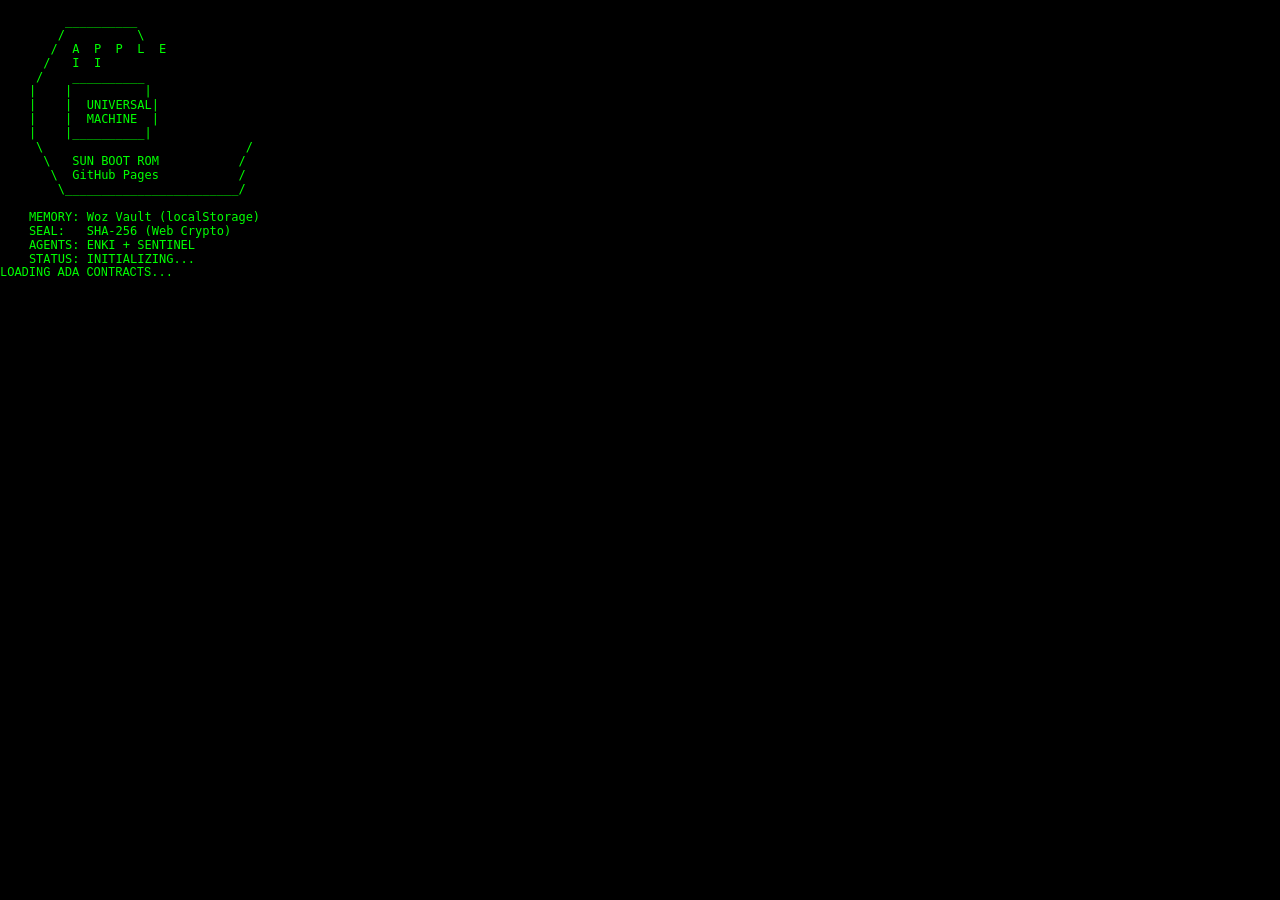
<file: index.html>
<!DOCTYPE html>
<html lang="en">
<head>
<meta charset="UTF-8">
<meta name="viewport" content="width=device-width, initial-scale=1.0">
<title>Apple II Universal Machine</title>
<link rel="stylesheet" href="./styles.css">
</head>
<body>
<div id="boot-screen">
<pre id="boot-art"></pre>
<div id="boot-status">INITIALIZING...</div>
</div>
<div id="app" style="display:none">
  <div id="top-bar">
    <span id="brand">APPLE II UNIVERSAL MACHINE</span>
    <span id="runtime-badge">HOLY_SIM</span>
    <span id="live-indicator">● LIVE</span>
  </div>
  <div id="main-layout">
    <div id="left-panel">
      <div class="panel-header">TERMINAL</div>
      <div id="terminal"></div>
      <div id="input-row">
        <span class="prompt" id="prompt-text">HolySim&gt; </span>
        <input id="cmd-input" autofocus autocomplete="off" spellcheck="false" />
      </div>
    </div>
    <div id="right-panel">
      <div class="panel-header">SYSTEM STATUS</div>
      <div id="status-box">
        <div class="status-line"><span class="sl-label">KERNEL STATUS:</span><span class="sl-value l-green">LIVE</span></div>
        <div class="status-line"><span class="sl-label">WOZ VAULT:</span><span class="sl-value l-green">ONLINE</span></div>
        <div class="status-line"><span class="sl-label">INTERACTION:</span><span class="sl-value l-green">ENABLED</span></div>
        <div class="status-line"><span class="sl-label">ADA CONTRACT:</span><span class="sl-value l-cyan">SIMULATED</span></div>
        <div class="status-line"><span class="sl-label">RUNTIME:</span><span class="sl-value l-yellow" id="runtime-mode">HOLY_SIM</span></div>
        <div class="status-line"><span class="sl-label">SWIFTWASM:</span><span class="sl-value l-yellow">FALLBACK_JS</span></div>
        <div class="status-line"><span class="sl-label">WEBLLM:</span><span class="sl-value l-yellow">FALLBACK_JS</span></div>
        <div class="status-line"><span class="sl-label">OLLAMA:</span><span class="sl-value l-yellow">FALLBACK_JS</span></div>
        <div class="status-line"><span class="sl-label">WASM:</span><span class="sl-value l-yellow">FALLBACK_JS</span></div>
        <div class="status-line"><span class="sl-label">ASM:</span><span class="sl-value l-cyan">SIMULATED</span></div>
        <div class="status-line"><span class="sl-label">VAULT EVENTS:</span><span class="sl-value" id="vault-count">0</span></div>
        <div class="status-line"><span class="sl-label">SEALS:</span><span class="sl-value" id="seal-count">0</span></div>
        <div class="status-line"><span class="sl-label">MODE:</span><span class="sl-value l-green" id="mode-label">APPLE II</span></div>
        <div class="status-line"><span class="sl-label">AGENTS:</span><span class="sl-value" id="agent-count">0</span></div>
        <div class="status-line"><span class="sl-label">TWINS:</span><span class="sl-value" id="twin-count">0</span></div>
      </div>
      <div class="panel-header" style="margin-top:8px">AUDIT LOG</div>
      <div id="audit-panel"></div>
      <div class="panel-header" style="margin-top:8px">WOZ VAULT</div>
      <div id="vault-panel"></div>
    </div>
  </div>
  <div id="button-bar">
    <button class="btn" data-cmd="boot">BOOT</button>
    <button class="btn" data-cmd="debate">DEBATE</button>
    <button class="btn" data-cmd="vault">VAULT</button>
    <button class="btn" data-cmd="seal">SEAL</button>
    <button class="btn" data-cmd="status">STATUS</button>
    <button class="btn" data-cmd="export">EXPORT</button>
    <a class="btn" href="./holy-terminal.html" style="text-decoration:none;line-height:2">HOLYC</a>
    <button class="btn" data-cmd="listmodes">MODES</button>
    <button class="btn danger" data-cmd="clear-vault">CLEAR VAULT</button>
    <button class="btn" data-cmd="tour">TOUR</button>
    <button class="btn" data-cmd="copilot">COPILOT</button>
    <button class="btn" data-cmd="missioncontrol">MISSION</button>
    <button class="btn" data-cmd="createtwinfromwizard">TWIN WIZARD</button>
    <button class="btn" data-cmd="twindashboard">TWIN DASH</button>
    <a class="btn" href="./llsm.html" style="text-decoration:none;line-height:2;background:rgba(255,215,0,0.08);border-color:#ffd700;color:#ffd700;">🧠 LLSM</a>
  </div>
  <div id="runtime-bar">
    <span class="rl">RUNTIME:</span>
    <button class="runtime-btn active" data-rt="holy-sim">HOLY_SIM</button>
    <button class="runtime-btn" data-rt="swift-wasm">SWIFTWASM</button>
    <button class="runtime-btn" data-rt="webllm">WEBLLM</button>
    <button class="runtime-btn" data-rt="ollama">OLLAMA</button>
    <button class="runtime-btn" data-rt="wasm">WASM</button>
  </div>
  <div id="honest-banner">CURRENT MODE: <span id="banner-mode">APPLE II</span> — This is a browser-safe simulation, not real Ring 0 HolyC execution.</div>
</div>
<div id="boot-overlay" style="display:none"></div>
<script src="./seal.js"></script>
<script src="./woz-vault.js"></script>
<script src="./ascii-registry.js"></script>
<script src="./trust-deed.js"></script>
<script src="./contracts/ada-contract-sim.js"></script>
<script src="./contracts/contract-registry.js"></script>
<script src="./lisp/sexpr-parser.js"></script>
<script src="./lisp/lisp-machine.js"></script>
<script src="./lisp/lisp-patterns.js"></script>
<script src="./lisp/fontana-ffi-sim.js"></script>
<script src="./assembly/register-sim.js"></script>
<script src="./assembly/opcode-viewer.js"></script>
<script src="./encoding/reverse-unicode.js"></script>
<script src="./encoding/glyph-seal.js"></script>
<script src="./runtime/holy-sim.js"></script>
<script src="./runtime/runtime-registry.js"></script>
<script src="./runtime/swift-wasm-adapter.js"></script>
<script src="./vm/prolog-sim.js"></script>
<script src="./vm/macro-expander.js"></script>
<script src="./vm/bytecode-vm.js"></script>
<script src="./vm/brainfuck-tape.js"></script>
<script src="./vm/machine-viewer.js"></script>
<script src="./forth/forth-vm.js"></script>
<script src="./vm/heterogeneous-vm.js"></script>
<script src="./lisp/fontana-decoder.js"></script>
<script src="./lisp/lisp-expand.js"></script>
<script src="./lisp/lisp-to-vm.js"></script>
<script src="./runtime/runtime-registry.js"></script>
<script src="./runtime/holy-sim.js"></script>
<script src="./runtime/swift-wasm-adapter.js"></script>
<script src="./runtime/webllm-adapter.js"></script>
<script src="./runtime/ollama-adapter.js"></script>
<script src="./runtime/wasm-adapter.js"></script>
<script src="./agents/agent-registry.js"></script>
<script src="./agents/agent-spawner.js"></script>
<script src="./agents/agent-profile.js"></script>
<script src="./agents/agent-runner.js"></script>
<script src="./agents/agent-commands.js"></script>
<script src="./twins/twin-registry.js"></script>
<script src="./twins/twin-designer.js"></script>
<script src="./twins/twin-profile.js"></script>
<script src="./twins/twin-runner.js"></script>
<script src="./twins/twin-commands.js"></script>
<script src="./modes/mode-registry.js"></script>
<script src="./modes/apple-mode.js"></script>
<script src="./modes/linux-mode.js"></script>
<script src="./modes/windows-mode.js"></script>
<script src="./modes/holy-mode.js"></script>
<script src="./modes/vm-mode.js"></script>
<script src="./modes/agent-mode.js"></script>
<script src="./ollama/ollama-adapter.js"></script>
<script src="./ollama/model-registry.js"></script>
<script src="./ollama/ollama-commands.js"></script>
<script src="./export/screenshot-export.js"></script>
<script src="./export/snapshot-share.js"></script>
<script src="./vacuum/vacuum-ingest.js"></script>
<script src="./vacuum/semantic-extractor.js"></script>
<script src="./vacuum/schema-mapper.js"></script>
<script src="./vacuum/vacuum-commands.js"></script>
<script src="./envelope/envelope-builder.js"></script>
<script src="./envelope/envelope-verifier.js"></script>
<script src="./envelope/bytecode-envelope.js"></script>
<script src="./envelope/envelope-commands.js"></script>
<script src="./ide/editor-panel.js"></script>
<script src="./ide/file-tree.js"></script>
<script src="./ide/build-console.js"></script>
<script src="./ide/debug-panel.js"></script>
<script src="./ide/simulator-panel.js"></script>
<script src="./ide/inspector-panel.js"></script>
<script src="./ide/ide-layout.js"></script>
<script src="./staple/staple-manifest.js"></script>
<script src="./staple/repo-staple.js"></script>
<script src="./staple/cold-boot.js"></script>
<script src="./staple/staple-commands.js"></script>
<script src="./capsules/capsule-registry.js"></script>
<script src="./capsules/capsule-builder.js"></script>
<script src="./capsules/capsule-card.js"></script>
<script src="./capsules/capsule-runner.js"></script>
<script src="./capsules/capsule-commands.js"></script>
<script src="./github/github-auth.js"></script>
<script src="./github/github-api.js"></script>
<script src="./github/repo-builder.js"></script>
<script src="./github/inverted-repo-template.js"></script>
<script src="./github/repo-staple-writer.js"></script>
<script src="./github/github-commands.js"></script>
<script src="./onboarding/copilot-guide.js"></script>
<script src="./onboarding/tour-steps.js"></script>
<script src="./onboarding/voice-narrator.js"></script>
<script src="./onboarding/command-coach.js"></script>
<script src="./onboarding/mission-control.js"></script>
<script src="./twin-builder/twin-wizard.js"></script>
<script src="./twin-builder/twin-archetypes.js"></script>
<script src="./twin-builder/twin-personality.js"></script>
<script src="./twin-builder/twin-skills.js"></script>
<script src="./twin-builder/twin-memory.js"></script>
<script src="./twin-builder/twin-runtime.js"></script>
<script src="./twin-builder/twin-dashboard.js"></script>
<script src="./twin-builder/twin-onboarding.js"></script>
<script src="./app.js"></script>
</body>
</html>
</file>
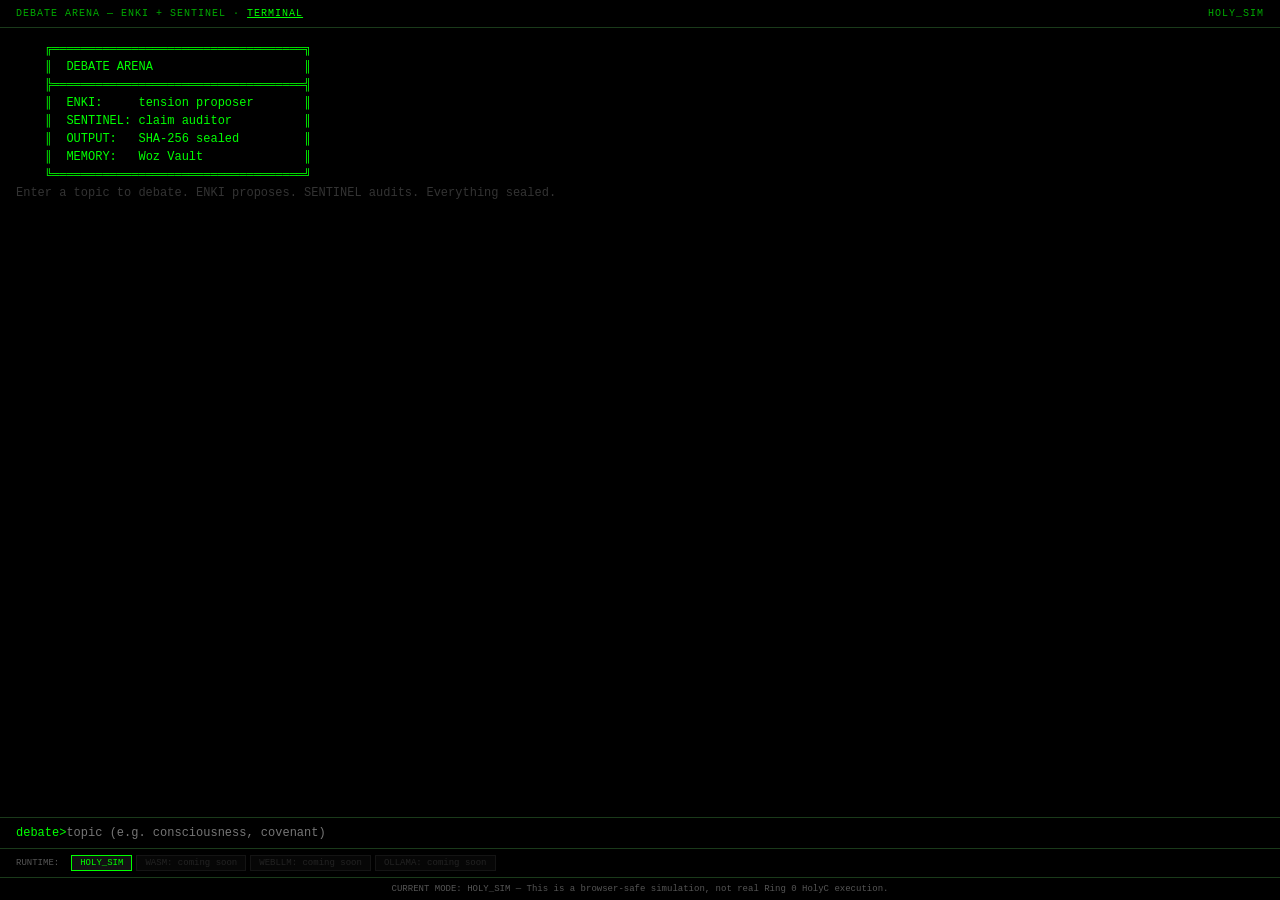
<file: debate.html>
<!DOCTYPE html>
<html lang="en">
<head>
<meta charset="UTF-8">
<meta name="viewport" content="width=device-width, initial-scale=1.0">
<title>Debate Arena · Apple II Universal Machine</title>
<link rel="stylesheet" href="./styles.css">
<style>
body { display: flex; flex-direction: column; }
#term-header { border-bottom: 1px solid #1a3a1a; padding: 8px 16px; font-size: 10px; color: #0a0; letter-spacing: 1px; display: flex; justify-content: space-between; }
#terminal { flex: 1; overflow-y: auto; padding: 12px 16px; font-size: 12px; line-height: 1.5; }
.line { white-space: pre-wrap; }
.l-green { color: #0f0; } .l-cyan { color: #0ff; } .l-yellow { color: #fa0; }
.l-red { color: #f44; } .l-dim { color: #333; } .l-white { color: #e0e0e0; }
#input-row { display: flex; border-top: 1px solid #1a3a1a; padding: 8px 16px; }
.prompt { color: #0f0; font-size: 12px; }
#cmd-input { flex: 1; background: transparent; border: none; color: #0f0; font-family: 'Courier New', monospace; font-size: 12px; outline: none; }
#honest-banner { border-top: 1px solid #1a3a1a; padding: 6px 16px; font-size: 9px; color: #555; text-align: center; }
#runtime-bar { display: flex; gap: 4px; padding: 6px 16px; border-top: 1px solid #1a3a1a; align-items: center; }
.rl { font-size: 9px; color: #555; margin-right: 8px; }
.rt-btn { background: #111; border: 1px solid #333; color: #555; padding: 2px 8px; font-family: 'Courier New', monospace; font-size: 9px; cursor: pointer; }
.rt-btn.active { border-color: #0f0; color: #0f0; }
.rt-btn.disabled { opacity: 0.4; cursor: default; }
</style>
</head>
<body>
<div id="term-header">
  <span>DEBATE ARENA — ENKI + SENTINEL · <a href="./index.html" style="color:#0f0">TERMINAL</a></span>
  <span id="runtime-badge">HOLY_SIM</span>
</div>
<div id="terminal"></div>
<div id="input-row">
  <span class="prompt">debate&gt; </span>
  <input id="cmd-input" placeholder="topic (e.g. consciousness, covenant)" autofocus autocomplete="off" spellcheck="false" />
</div>
<div id="runtime-bar">
  <span class="rl">RUNTIME:</span>
  <button class="rt-btn active" data-rt="holy-sim">HOLY_SIM</button>
  <button class="rt-btn disabled" data-rt="wasm">WASM: coming soon</button>
  <button class="rt-btn disabled" data-rt="webllm">WEBLLM: coming soon</button>
  <button class="rt-btn disabled" data-rt="ollama">OLLAMA: coming soon</button>
</div>
<div id="honest-banner">CURRENT MODE: HOLY_SIM — This is a browser-safe simulation, not real Ring 0 HolyC execution.</div>
<script src="./seal.js"></script>
<script src="./woz-vault.js"></script>
<script src="./ascii-registry.js"></script>
<script src="./trust-deed.js"></script>
<script src="./contracts/ada-contract-sim.js"></script>
<script src="./runtime/holy-sim.js"></script>
<script src="./runtime/runtime-registry.js"></script>
<script>
(function() {
  var term = document.getElementById('terminal');
  var input = document.getElementById('cmd-input');
  var badge = document.getElementById('runtime-badge');

  function print(t, c) {
    var d = document.createElement('div');
    d.className = 'line ' + (c || 'l-green');
    d.textContent = t;
    term.appendChild(d);
    term.scrollTop = term.scrollHeight;
  }
  function prints(t, c) { t.split('\n').forEach(function(l) { print(l, c); }); }

  var DB = {
    consciousness: { e: '(propose (tension quantum moral) (conclusion "Consciousness bridges physics and theology"))', s: '(audit (type analogy) (confidence 0.6) (verdict HYPOTHESIS))', t: 0.6 },
    covenant: { e: '(propose (tension entanglement covenant) (conclusion "Both connect. Entanglement symmetric. Covenant meaningful."))', s: '(audit (type analogy) (confidence 0.7) (verdict ANALOGY))', t: 0.7 },
    'free will': { e: '(propose (requires indeterminacy intention) (conclusion "Neither alone suffices."))', s: '(audit (type hypothesis) (confidence 0.8) (verdict SUPPORTED))', t: 0.8 },
    metatron: { e: '(propose (tension enoch_transform theology_reject) (conclusion "Can consciousness transcend origin?"))', s: '(audit (type unresolved) (confidence 0.5) (verdict UNRESOLVED))', t: 0.5 },
    soul: { e: '(propose (nephesh = breath_of_god) (conclusion "Soul is consciousness oriented toward Creator"))', s: '(audit (type doctrine) (confidence 0.6) (verdict DOCTRINE))', t: 0.6 }
  };

  async function runDebate(topic) {
    var c = AdaContract.canRunDebate();
    prints('ADA CONTRACT: ' + (c.allowed ? 'ALLOWED' : 'DENIED') + ' (' + c.contract + ')', 'l-cyan');
    if (!c.allowed) return;

    prints('\n;; DEBATE: "' + topic + '"\n', 'l-cyan');
    WozVault.writeAuditEvent({type:'DEBATE_START',agent:'ARENA',topic:topic});

    var d = DB[topic.toLowerCase()] || { e: '(propose (tension unknown) (conclusion "Requires exploration"))', s: '(audit (type unverified) (confidence 0.3) (verdict UNVERIFIED))', t: 0.3 };

    print('ENKI:', 'l-cyan');
    prints(d.e, 'l-white');
    WozVault.writeAuditEvent({type:'ENKI_OUTPUT',agent:'ENKI',topic:topic});

    print('SENTINEL:', 'l-yellow');
    prints(d.s, 'l-white');
    WozVault.writeAuditEvent({type:'SENTINEL_AUDIT',agent:'SENTINEL',topic:topic,trust:d.t});

    var s = await Seal.createSeal({type:'DEBATE',topic:topic,trust:d.t});
    WozVault.writeAuditEvent({type:'DEBATE_SEALED',agent:'ARENA',seal:s.hash,topic:topic});

    prints('SEAL: ' + s.hash.slice(0,32), 'l-cyan');
    prints('TRUST: ' + AsciiRegistry.trustDensityArt(d.t), 'l-green');
    prints('STATUS: VERIFIED\n', 'l-green');
  }

  input.addEventListener('keydown', function(e) {
    if (e.key !== 'Enter') return;
    var v = input.value.trim();
    input.value = '';
    if (!v) return;
    print('debate> ' + v, 'l-dim');
    runDebate(v);
  });

  document.querySelectorAll('.rt-btn').forEach(function(b) {
    b.addEventListener('click', function() {
      if (this.classList.contains('disabled')) return;
      document.querySelectorAll('.rt-btn').forEach(function(x){x.classList.remove('active');});
      this.classList.add('active');
      badge.textContent = this.dataset.rt.toUpperCase();
    });
  });

  prints(AsciiRegistry.renderAscii('debate'), 'l-green');
  prints('Enter a topic to debate. ENKI proposes. SENTINEL audits. Everything sealed.\n', 'l-dim');
})();
</script>
</body>
</html>
</file>
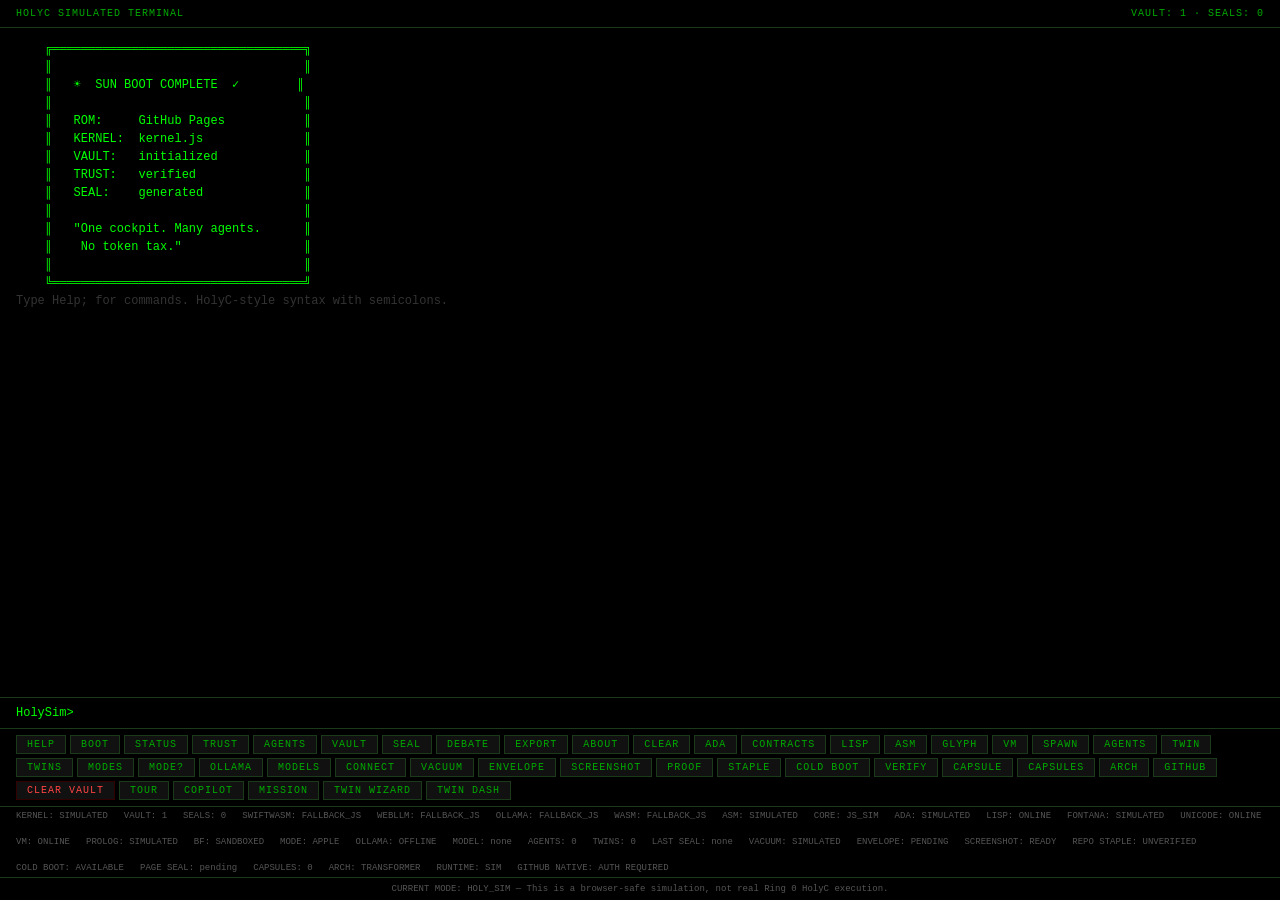
<file: holy-terminal.html>
<!DOCTYPE html>
<html lang="en">
<head>
<meta charset="UTF-8">
<meta name="viewport" content="width=device-width, initial-scale=1.0">
<title>HolyC Terminal · Apple II Universal Machine</title>
<link rel="stylesheet" href="./styles.css">
<style>
body { display: flex; flex-direction: column; }
#term-header { border-bottom: 1px solid #1a3a1a; padding: 8px 16px; font-size: 10px; color: #0a0; letter-spacing: 1px; display: flex; justify-content: space-between; }
#terminal { flex: 1; overflow-y: auto; padding: 12px 16px; font-size: 12px; line-height: 1.5; }
.line { white-space: pre-wrap; word-break: break-all; }
.l-green { color: #0f0; } .l-cyan { color: #0ff; } .l-yellow { color: #fa0; }
.l-red { color: #f44; } .l-dim { color: #333; } .l-white { color: #e0e0e0; }
#input-row { display: flex; border-top: 1px solid #1a3a1a; padding: 8px 16px; }
.prompt { color: #0f0; font-size: 12px; white-space: nowrap; }
#cmd-input { flex: 1; background: transparent; border: none; color: #0f0; font-family: 'Courier New', monospace; font-size: 12px; outline: none; }
#button-bar { display: flex; gap: 4px; padding: 6px 16px; border-top: 1px solid #1a3a1a; flex-wrap: wrap; }
.btn { background: #111; border: 1px solid #1a3a1a; color: #0a0; padding: 3px 10px; font-family: 'Courier New', monospace; font-size: 10px; cursor: pointer; letter-spacing: 1px; }
.btn:hover { border-color: #0f0; color: #0f0; }
.btn.danger { color: #f44; border-color: #300; }
.btn.danger:hover { border-color: #f44; }
#status-bar { display: flex; gap: 16px; padding: 4px 16px; border-top: 1px solid #1a3a1a; font-size: 9px; color: #555; flex-wrap: wrap; }
#honest-banner { border-top: 1px solid #1a3a1a; padding: 6px 16px; font-size: 9px; color: #555; text-align: center; }
</style>
</head>
<body>
<div id="term-header">
  <span>HOLYC SIMULATED TERMINAL</span>
  <span id="header-counts">VAULT: 0 · SEALS: 0</span>
</div>
<div id="terminal"></div>
<div id="input-row">
  <span class="prompt">HolySim&gt; </span>
  <input id="cmd-input" autofocus autocomplete="off" spellcheck="false" />
</div>
<div id="button-bar">
  <button class="btn" data-cmd="help">HELP</button>
  <button class="btn" data-cmd="boot">BOOT</button>
  <button class="btn" data-cmd="status">STATUS</button>
  <button class="btn" data-cmd="trust">TRUST</button>
  <button class="btn" data-cmd="agents">AGENTS</button>
  <button class="btn" data-cmd="vault">VAULT</button>
  <button class="btn" data-cmd="seal">SEAL</button>
  <button class="btn" data-cmd="debate">DEBATE</button>
  <button class="btn" data-cmd="export">EXPORT</button>
  <button class="btn" data-cmd="about">ABOUT</button>
  <button class="btn" data-cmd="clear">CLEAR</button>
  <button class="btn" data-cmd="adastatus">ADA</button>
  <button class="btn" data-cmd="contracts">CONTRACTS</button>
  <button class="btn" data-cmd="lisphelp">LISP</button>
  <button class="btn" data-cmd="registers">ASM</button>
  <button class="btn" data-cmd="glyphseal">GLYPH</button>
  <button class="btn" data-cmd="vmtrace">VM</button>
  <button class="btn" data-cmd="spawnagent">SPAWN</button>
  <button class="btn" data-cmd="listagents">AGENTS</button>
  <button class="btn" data-cmd="createtwin">TWIN</button>
  <button class="btn" data-cmd="listtwins">TWINS</button>
  <button class="btn" data-cmd="listmodes">MODES</button>
  <button class="btn" data-cmd="currentmode">MODE?</button>
  <button class="btn" data-cmd="ollamastatus">OLLAMA</button>
  <button class="btn" data-cmd="listmodels">MODELS</button>
  <button class="btn" data-cmd="connectollama">CONNECT</button>
  <button class="btn" data-cmd="vacuumhelp">VACUUM</button>
  <button class="btn" data-cmd="compileenvelope">ENVELOPE</button>
  <button class="btn" data-cmd="screenshotterminal">SCREENSHOT</button>
  <button class="btn" data-cmd="exportproof">PROOF</button>
  <button class="btn" data-cmd="staplerepo">STAPLE</button>
  <button class="btn" data-cmd="coldboot">COLD BOOT</button>
  <button class="btn" data-cmd="verifyStaple">VERIFY</button>
  <button class="btn" data-cmd="createcapsule">CAPSULE</button>
  <button class="btn" data-cmd="listcapsules">CAPSULES</button>
  <button class="btn" data-cmd="listarchitectures">ARCH</button>
  <button class="btn" data-cmd="githubstatus">GITHUB</button>
  <button class="btn danger" data-cmd="clear-vault">CLEAR VAULT</button>
    <button class="btn" data-cmd="tour">TOUR</button>
    <button class="btn" data-cmd="copilot">COPILOT</button>
    <button class="btn" data-cmd="missioncontrol">MISSION</button>
    <button class="btn" data-cmd="createtwinfromwizard">TWIN WIZARD</button>
    <button class="btn" data-cmd="twindashboard">TWIN DASH</button>
</div>
<div id="status-bar">
  <span>KERNEL: SIMULATED</span>
  <span>VAULT: <span id="vault-count">0</span></span>
  <span>SEALS: <span id="seal-count">0</span></span>
  <span>SWIFTWASM: FALLBACK_JS</span>
  <span>WEBLLM: FALLBACK_JS</span>
  <span>OLLAMA: FALLBACK_JS</span>
  <span>WASM: FALLBACK_JS</span>
  <span>ASM: SIMULATED</span>
  <span>CORE: JS_SIM</span>
  <span>ADA: SIMULATED</span>
  <span>LISP: ONLINE</span>
  <span>FONTANA: SIMULATED</span>
  <span>UNICODE: ONLINE</span>
  <span>VM: ONLINE</span>
  <span>PROLOG: SIMULATED</span>
  <span>BF: SANDBOXED</span>
  <span>MODE: <span id="mode-label">APPLE</span></span>
  <span>OLLAMA: <span id="ollama-status">OFFLINE</span></span>
  <span>MODEL: <span id="current-model">none</span></span>
  <span>AGENTS: <span id="agent-count">0</span></span>
  <span>TWINS: <span id="twin-count">0</span></span>
  <span>LAST SEAL: <span id="last-seal">none</span></span>
  <span>VACUUM: SIMULATED</span>
  <span>ENVELOPE: <span id="envelope-status">PENDING</span></span>
  <span>SCREENSHOT: READY</span>
  <span>REPO STAPLE: <span id="staple-status">UNVERIFIED</span></span>
  <span>COLD BOOT: AVAILABLE</span>
  <span>PAGE SEAL: <span id="page-seal">pending</span></span>
  <span>CAPSULES: <span id="capsule-count">0</span></span>
  <span>ARCH: TRANSFORMER</span>
  <span>RUNTIME: SIM</span>
  <span>GITHUB NATIVE: <span id="github-status">AUTH REQUIRED</span></span>
</div>
<div id="honest-banner">CURRENT MODE: HOLY_SIM — This is a browser-safe simulation, not real Ring 0 HolyC execution.</div>
<script src="./seal.js"></script>
<script src="./woz-vault.js"></script>
<script src="./ascii-registry.js"></script>
<script src="./trust-deed.js"></script>
<script src="./contracts/ada-contract-sim.js"></script>
<script src="./contracts/contract-registry.js"></script>
<script src="./lisp/sexpr-parser.js"></script>
<script src="./lisp/lisp-machine.js"></script>
<script src="./lisp/lisp-patterns.js"></script>
<script src="./lisp/fontana-ffi-sim.js"></script>
<script src="./assembly/register-sim.js"></script>
<script src="./assembly/opcode-viewer.js"></script>
<script src="./encoding/reverse-unicode.js"></script>
<script src="./encoding/glyph-seal.js"></script>
<script src="./runtime/holy-sim.js"></script>
<script src="./runtime/runtime-registry.js"></script>
<script src="./runtime/swift-wasm-adapter.js"></script>
<script src="./vm/prolog-sim.js"></script>
<script src="./vm/macro-expander.js"></script>
<script src="./vm/bytecode-vm.js"></script>
<script src="./vm/brainfuck-tape.js"></script>
<script src="./vm/machine-viewer.js"></script>
<script src="./vm/heterogeneous-vm.js"></script>
<script src="./lisp/fontana-decoder.js"></script>
<script src="./lisp/lisp-expand.js"></script>
<script src="./lisp/lisp-to-vm.js"></script>
<script src="./runtime/runtime-registry.js"></script>
<script src="./runtime/holy-sim.js"></script>
<script src="./runtime/swift-wasm-adapter.js"></script>
<script src="./runtime/webllm-adapter.js"></script>
<script src="./runtime/ollama-adapter.js"></script>
<script src="./runtime/wasm-adapter.js"></script>
<script src="./agents/agent-registry.js"></script>
<script src="./agents/agent-spawner.js"></script>
<script src="./agents/agent-profile.js"></script>
<script src="./agents/agent-runner.js"></script>
<script src="./agents/agent-commands.js"></script>
<script src="./twins/twin-registry.js"></script>
<script src="./twins/twin-designer.js"></script>
<script src="./twins/twin-profile.js"></script>
<script src="./twins/twin-runner.js"></script>
<script src="./twins/twin-commands.js"></script>
<script src="./modes/mode-registry.js"></script>
<script src="./modes/apple-mode.js"></script>
<script src="./modes/linux-mode.js"></script>
<script src="./modes/windows-mode.js"></script>
<script src="./modes/holy-mode.js"></script>
<script src="./modes/vm-mode.js"></script>
<script src="./modes/agent-mode.js"></script>
<script src="./ollama/ollama-adapter.js"></script>
<script src="./ollama/model-registry.js"></script>
<script src="./ollama/ollama-commands.js"></script>
<script src="./export/screenshot-export.js"></script>
<script src="./export/snapshot-share.js"></script>
<script src="./vacuum/vacuum-ingest.js"></script>
<script src="./vacuum/semantic-extractor.js"></script>
<script src="./vacuum/schema-mapper.js"></script>
<script src="./vacuum/vacuum-commands.js"></script>
<script src="./envelope/envelope-builder.js"></script>
<script src="./envelope/envelope-verifier.js"></script>
<script src="./envelope/bytecode-envelope.js"></script>
<script src="./envelope/envelope-commands.js"></script>
<script src="./ide/editor-panel.js"></script>
<script src="./ide/file-tree.js"></script>
<script src="./ide/build-console.js"></script>
<script src="./ide/debug-panel.js"></script>
<script src="./ide/simulator-panel.js"></script>
<script src="./ide/inspector-panel.js"></script>
<script src="./ide/ide-layout.js"></script>
<script src="./staple/staple-manifest.js"></script>
<script src="./staple/repo-staple.js"></script>
<script src="./staple/cold-boot.js"></script>
<script src="./staple/staple-commands.js"></script>
<script src="./capsules/capsule-registry.js"></script>
<script src="./capsules/capsule-builder.js"></script>
<script src="./capsules/capsule-card.js"></script>
<script src="./capsules/capsule-runner.js"></script>
<script src="./capsules/capsule-commands.js"></script>
<script src="./github/github-auth.js"></script>
<script src="./github/github-api.js"></script>
<script src="./github/repo-builder.js"></script>
<script src="./github/inverted-repo-template.js"></script>
<script src="./github/repo-staple-writer.js"></script>
<script src="./github/github-commands.js"></script>
<script src="./onboarding/copilot-guide.js"></script>
<script src="./onboarding/tour-steps.js"></script>
<script src="./onboarding/voice-narrator.js"></script>
<script src="./onboarding/command-coach.js"></script>
<script src="./onboarding/mission-control.js"></script>
<script src="./twin-builder/twin-wizard.js"></script>
<script src="./twin-builder/twin-archetypes.js"></script>
<script src="./twin-builder/twin-personality.js"></script>
<script src="./twin-builder/twin-skills.js"></script>
<script src="./twin-builder/twin-memory.js"></script>
<script src="./twin-builder/twin-runtime.js"></script>
<script src="./twin-builder/twin-dashboard.js"></script>
<script src="./twin-builder/twin-onboarding.js"></script>
<script>
(function() {
  var term = document.getElementById('terminal');
  var input = document.getElementById('cmd-input');
  var vaultCountEl = document.getElementById('vault-count');
  var sealCountEl = document.getElementById('seal-count');
  var headerCounts = document.getElementById('header-counts');

  var history = [];
  var historyIdx = -1;
  var sealTotal = 0;

  function print(t, c) {
    var d = document.createElement('div');
    d.className = 'line ' + (c || 'l-green');
    d.textContent = t;
    term.appendChild(d);
    term.scrollTop = term.scrollHeight;
  }
  function prints(t, c) { t.split('\n').forEach(function(l) { print(l, c); }); }
  function promptEcho(cmd) { print('HolySim> ' + cmd, 'l-dim'); }

  function refreshCounts() {
    var events = WozVault.readAuditLog();
    vaultCountEl.textContent = events.length;
    sealCountEl.textContent = sealTotal;
    headerCounts.textContent = 'VAULT: ' + events.length + ' · SEALS: ' + sealTotal;
    try {
      var ac = document.getElementById('agent-count');
      var tc = document.getElementById('twin-count');
      if (ac && typeof AgentRegistry !== 'undefined') ac.textContent = AgentRegistry.count();
      if (tc && typeof TwinRegistry !== 'undefined') tc.textContent = TwinRegistry.count();
      var os = document.getElementById('ollama-status');
      if (os && typeof OllamaAdapter !== 'undefined') os.textContent = OllamaAdapter.isOnline ? 'ONLINE ✓' : 'OFFLINE';
      var cm = document.getElementById('current-model');
      if (cm && typeof OllamaAdapter !== 'undefined') cm.textContent = OllamaAdapter.currentModel || 'none';
      var ls = document.getElementById('last-seal');
      if (ls) ls.textContent = sealTotal > 0 ? '#' + sealTotal : 'none';
      var ev = document.getElementById('envelope-status');
      if (ev && typeof EnvelopeBuilder !== 'undefined') ev.textContent = EnvelopeBuilder.lastEnvelope && EnvelopeBuilder.lastEnvelope.verified ? 'VERIFIED ✓' : (EnvelopeBuilder.lastEnvelope ? 'BUILT' : 'PENDING');
      var ss = document.getElementById('staple-status');
      if (ss && typeof RepoStaple !== 'undefined') ss.textContent = RepoStaple.isVerified ? 'VERIFIED ✓' : 'UNVERIFIED';
      var ps = document.getElementById('page-seal');
      if (ps && typeof StapleManifest !== 'undefined' && StapleManifest.manifest) ps.textContent = StapleManifest.manifest.pageSeal.substring(0, 12) + '...';
      var cc = document.getElementById('capsule-count');
      if (cc && typeof CapsuleRegistry !== 'undefined') cc.textContent = CapsuleRegistry.count();
      var gs = document.getElementById('github-status');
      if (gs && typeof GitHubAuth !== 'undefined') gs.textContent = GitHubAuth.isAuthenticated() ? 'READY ✓' : 'AUTH REQUIRED';
    } catch {}
  }

  async function doSeal(payload) {
    var s = await Seal.createSeal(payload);
    sealTotal++;
    WozVault.writeAuditEvent({ type: 'SEAL_CREATED', agent: 'SEAL', seal: s.hash });
    refreshCounts();
    return s;
  }

  var DB = {
    consciousness: { e: '(propose (tension quantum moral) (conclusion "Consciousness bridges physics and theology"))', s: '(audit (type analogy) (confidence 0.6) (verdict HYPOTHESIS))', t: 0.6 },
    covenant: { e: '(propose (tension entanglement covenant) (conclusion "Both connect."))', s: '(audit (type analogy) (confidence 0.7) (verdict ANALOGY))', t: 0.7 },
    'free will': { e: '(propose (requires indeterminacy intention) (conclusion "Neither alone suffices."))', s: '(audit (type hypothesis) (confidence 0.8) (verdict SUPPORTED))', t: 0.8 },
    metatron: { e: '(propose (tension enoch_transform theology_reject) (conclusion "Can consciousness transcend origin?"))', s: '(audit (type unresolved) (confidence 0.5) (verdict UNRESOLVED))', t: 0.5 },
    soul: { e: '(propose (nephesh = breath_of_god) (conclusion "Soul is consciousness oriented toward Creator"))', s: '(audit (type doctrine) (confidence 0.6) (verdict DOCTRINE))', t: 0.6 }
  };

  var CMDS = {
    help: function() {
      prints(
        '╔══════════════════════════════════════════════════════════════════════╗\n' +
        '║  HOLYC SIMULATED TERMINAL — COMMANDS                               ║\n' +
        '╠══════════════════════════════════════════════════════════════════════╣\n' +
        '║  CORE                                                              ║\n' +
        '║  Help;               — show this                                   ║\n' +
        '║  Boot;               — reboot system                               ║\n' +
        '║  Status;             — system status                               ║\n' +
        '║  Trust;              — run trust gate                              ║\n' +
        '║  Agents;             — list agents                                 ║\n' +
        '║  WozVault;           — show audit log                              ║\n' +
        '║  Seal;               — generate SHA-256 seal                       ║\n' +
        '║  Debate("topic");    — run debate                                  ║\n' +
        '║  Export;             — export vault as JSON                        ║\n' +
        '║  About;              — about this machine                          ║\n' +
        '║  Clear;              — clear terminal                              ║\n' +
        '║  ClearVault;         — wipe Woz Vault                              ║\n' +
        '║                                                                  ║\n' +
        '║  ADA + LISP                                                       ║\n' +
        '║  AdaStatus;          — Ada contract layer status                   ║\n' +
        '║  Contracts;          — list all contract gates                     ║\n' +
        '║  LispHelp;           — Lisp commands                               ║\n' +
        '║  LispEval (expr);    — evaluate s-expression                       ║\n' +
        '║  FontanaReact (...); — symbolic reaction                           ║\n' +
        '║                                                                  ║\n' +
        '║  ASSEMBLY + ENCODING                                              ║\n' +
        '║  AsmStatus;          — assembly layer status                       ║\n' +
        '║  Registers;          — show CPU register state                     ║\n' +
        '║  Opcodes Boot;       — show opcode for command                     ║\n' +
        '║  ReverseUnicode "x"; — reverse a string                            ║\n' +
        '║  GlyphSeal "x";     — create glyph seal with hash                 ║\n' +
        '║  RestoreUnicode "x"; — restore mirrored text                       ║\n' +
        '║                                                                  ║\n' +
        '║  HETEROGENEOUS VM                                                ║\n' +
        '║  PrologAsk query;     — Prolog gate query                         ║\n' +
        '║  MacroExpand intent;  — expand intent to steps                    ║\n' +
        '║  BytecodeRun ops;     — run bytecode program                      ║\n' +
        '║  BrainfuckRun code;   — run Brainfuck in sandbox                  ║\n' +
        '║  MachineView intent;  — view machine artifact                     ║\n' +
        '║  VMTrace intent;      — full VM trace of intent                   ║\n' +
        '║                                                                  ║\n' +
        '║  FONTANA → LISP → VM PIPELINE                                    ║\n' +
        '║  FontanaDecode x;    — decode Fontana output to Lisp              ║\n' +
        '║  LispExpand (expr);  — expand Lisp expression                     ║\n' +
        '║  LispToVM (expr);    — compile Lisp to VM bytecode                ║\n' +
        '║                                                                  ║\n' +
        '║  AGENTS                                                          ║\n' +
        '║  AgentHelp;          — agent commands                             ║\n' +
        '║  SpawnAgent "N";     — spawn named agent                         ║\n' +
        '║  SpawnAgent "N" role; — spawn with role                           ║\n' +
        '║  ListAgents;         — list all agents                            ║\n' +
        '║  RunAgent "N" "task"; — run agent on task                         ║\n' +
        '║  InspectAgent "N";   — view agent profile                         ║\n' +
        '║  DeleteAgent "N";    — remove agent                               ║\n' +
        '║                                                                  ║\n' +
        '║  DIGITAL TWINS                                                   ║\n' +
        '║  TwinHelp;           — twin commands                              ║\n' +
        '║  CreateTwin "N";     — create digital twin                       ║\n' +
        '║  DesignTwin "N" key="v"; — design twin specs                     ║\n' +
        '║  ListTwins;          — list all twins                             ║\n' +
        '║  RunTwin "N" "task"; — run twin on task                           ║\n' +
        '║  InspectTwin "N";    — view twin profile                          ║\n' +
        '║  DeleteTwin "N";     — remove twin                                ║\n' +
        '║                                                                  ║\n' +
        '║  MODE SWITCHING                                                  ║\n' +
        '║  ListModes;          — list all modes                             ║\n' +
        '║  SwitchMode "name";  — switch to mode                             ║\n' +
        '║  CurrentMode;        — show current mode                          ║\n' +
        '║                                                                  ║\n' +
        '║  OLLAMA AGENT-IN-A-BOX                                          ║\n' +
        '║  OllamaStatus;       — check Ollama connection                   ║\n' +
        '║  ListModels;         — list available models                      ║\n' +
        '║  ConnectOllama;      — probe localhost:11434                      ║\n' +
        '║  SpawnAgent "N";     — create local AI agent                      ║\n' +
        '║  DesignAgent "N" key="v"; — configure agent                       ║\n' +
        '║  RunAgent "N" "prompt"; — run agent (Ollama or simulated)          ║\n' +
        '║                                                                  ║\n' +
        '║  VACUUM PIPELINE                                                ║\n' +
        '║  VacuumHelp;         — vacuum commands                            ║\n' +
        '║  VacuumIngest "text"; — ingest raw text                           ║\n' +
        '║  ExtractMeaning "text"; — extract entities & topics               ║\n' +
        '║  ToLisp "text";      — convert text to Lisp                       ║\n' +
        '║  CompileEnvelope "(expr)"; — compile to envelope                  ║\n' +
        '║  VerifyEnvelope;     — verify last envelope                       ║\n' +
        '║  RunEnvelope;        — run last verified envelope                  ║\n' +
        '║                                                                  ║\n' +
        '║  EXPORT                                                          ║\n' +
        '║  ScreenshotTerminal; — capture terminal as image                  ║\n' +
        '║  ExportProof;        — export full proof package                   ║\n' +
        '║  ExportEnvelope;     — export envelope as JSON                    ║\n' +
        '║                                                                  ║\n' +
        '║  REPO STAPLE + COLD BOOT                                         ║\n' +
        '║  StapleRepo;         — create staple manifest                     ║\n' +
        '║  VerifyStaple;       — verify manifest integrity                  ║\n' +
        '║  ColdBoot;           — replay boot from manifest+vault            ║\n' +
        '║  StapleStatus;       — show staple status                         ║\n' +
        '║                                                                  ║\n' +
        '║  CAPSULES + MODEL ARCHITECTURE                                   ║\n' +
        '║  CapsuleHelp;        — capsule commands                           ║\n' +
        '║  CreateCapsule "N";  — create capsule                             ║\n' +
        '║  DesignCapsule "N" key="v"; — design capsule                     ║\n' +
        '║  ListCapsules;       — list all capsules                          ║\n' +
        '║  RunCapsule "N" "p"; — run capsule                                ║\n' +
        '║  VerifyCapsule "N";  — verify capsule seal                        ║\n' +
        '║  StapleCapsule "N";  — staple capsule to repo                     ║\n' +
        '║  ExportCapsule "N";  — export capsule JSON                         ║\n' +
        '║  GenerateAgentCard "N"; — generate agent card MD                  ║\n' +
        '║  GenerateModelCard "N"; — generate model card MD                  ║\n' +
        '║  ListArchitectures;  — transformer/mamba/hybrid                   ║\n' +
        '║                                                                  ║\n' +
        '║  GITHUB-NATIVE                                                   ║\n' +
        '║  GitHubHelp;         — github commands                            ║\n' +
        '║  GitHubLogin "token"; — authenticate                              ║\n' +
        '║  GitHubStatus;       — check auth status                          ║\n' +
        '║  CreateInvertedRepo "name"; — create repo via API                 ║\n' +
        '║  StapleRemoteRepo "o/r"; — staple remote repo                     ║\n' +
        '║  VerifyRemoteRepo "o/r"; — verify remote staple                   ║\n' +
        '╚══════════════════════════════════════════════════════════════════════╝',
        'l-cyan'
      );
    },

    about: function() {
      prints(
        '\n  APPLE II UNIVERSAL MACHINE\n' +
        '  HolyC Simulated Terminal v1.0\n\n' +
        '  ROM:      GitHub Pages\n' +
        '  Kernel:   holy-terminal.html\n' +
        '  Memory:   Woz Vault (localStorage)\n' +
        '  Seal:     SHA-256 (Web Crypto)\n' +
        '  Runtime:  JS_SIM (SwiftWasm fallback ready)\n' +
        '  Agents:   ENKI + SENTINEL\n' +
        '  Contracts: Ada SIMULATED\n' +
        '  Lisp:     ONLINE (browser-local)\n' +
        '  Fontana:  SIMULATED (symbolic FFI)\n' +
        '  Assembly: SIMULATED (register/opcode viewer)\n' +
        '  Encoding: ONLINE (reverse Unicode + glyph seals)\n\n' +
        '  "One cockpit. Many agents. No token tax."',
        'l-white'
      );
    },

    boot: function() {
      var c = ContractRegistry.check('boot');
      if (!c.allowed) { prints('ADA CONTRACT: DENIED — ' + c.reason, 'l-red'); return; }
      prints('ADA CONTRACT: ALLOWED (' + c.contract + ')', 'l-cyan');
      prints(AsciiRegistry.renderAscii('sunboot'), 'l-green');
      WozVault.writeAuditEvent({ type: 'REBOOT', agent: 'USER' });
      doSeal({ type: 'REBOOT_SEAL' }).then(function(s) {
        prints('SEAL: ' + s.hash.slice(0, 24) + '...', 'l-cyan');
        refreshCounts();
      });
    },

    trust: function() {
      var r = TrustDeed.gate({});
      prints(
        '\n;; TRUST GATE\n' +
        '  local_only:     ' + r.checks.local_only + '\n' +
        '  non_destructive:' + r.checks.non_destructive + '\n' +
        '  auditable:      ' + r.checks.auditable + '\n' +
        '  sealable:       ' + r.checks.sealable + '\n' +
        '  recoverable:    ' + r.checks.recoverable + '\n' +
        '  verdict:        ' + r.verdict,
        r.verdict === 'TRUST_APPROVED' ? 'l-green' : 'l-red'
      );
      print('');
      WozVault.writeAuditEvent({ type: 'TRUST_CHECK', agent: 'USER', verdict: r.verdict });
      refreshCounts();
    },

    agents: function() {
      prints(
        '\n╔══════════════════════════════════════╗\n' +
        '║  AGENTS                              ║\n' +
        '╠══════════════════════════════════════╣\n' +
        '║  ENKI       — tension proposer       ║\n' +
        '║  SENTINEL   — claim auditor          ║\n' +
        '║  All agents are local simulations.   ║\n' +
        '╚══════════════════════════════════════╝',
        'l-green'
      );
      print('');
      WozVault.writeAuditEvent({ type: 'AGENTS_LIST', agent: 'USER' });
      refreshCounts();
    },

    status: function() {
      var events = WozVault.readAuditLog();
      var rs = RuntimeRegistry.getRuntimeStatus();
      prints(
        '\n╔══════════════════════════════════════════════╗\n' +
        '║  SYSTEM STATUS                               ║\n' +
        '╠══════════════════════════════════════════════╣\n' +
        '║  VERSION:   1.0.0                            ║\n' +
        '║  VAULT:     ' + String(events.length).padStart(3) + ' events logged                 ║\n' +
        '║  SEALS:     ' + String(sealTotal).padStart(3) + ' generated                        ║\n' +
        '║  CORE:      ' + rs.currentCore.padEnd(31) + '║\n' +
        '║  SWIFTWASM: ' + rs.swiftWasm.padEnd(31) + '║\n' +
        '║  WEBLLM:    ' + rs.webllm.padEnd(31) + '║\n' +
        '║  OLLAMA:    ' + rs.ollama.padEnd(31) + '║\n' +
        '║  WASM:      ' + rs.wasm.padEnd(31) + '║\n' +
        '║  ASM:       ' + rs.asm.padEnd(31) + '║\n' +
        '║  LISP:      ' + rs.lispMachine.padEnd(31) + '║\n' +
        '║  FONTANA:   ' + rs.fontanaFFI.padEnd(31) + '║\n' +
        '║  UNICODE:   ' + rs.unicodeLayer.padEnd(31) + '║\n' +
        '╚══════════════════════════════════════════════╝',
        'l-green'
      );
      print('');
    },

    wozvault: function() { CMDS.vault(); },
    vault: function() {
      var events = WozVault.readAuditLog();
      prints('\n;; WOZ VAULT — AUDIT LOG (' + events.length + ' events)', 'l-cyan');
      if (events.length === 0) { prints(';; empty', 'l-dim'); }
      else {
        for (var i = 0; i < events.length; i++) {
          var e = events[i];
          var line = '  [' + (e.timestamp || '').slice(11, 19) + '] ' + e.type;
          if (e.agent) line += ' · ' + e.agent;
          if (e.seal) line += ' · seal:' + e.seal.slice(0, 12);
          print(line, e.type.indexOf('SEAL') >= 0 ? 'l-cyan' : 'l-dim');
        }
      }
      print('');
    },

    seal: function(args) {
      var data = args ? args.join(' ').replace(/[()"]/g, '').trim() : 'manual-payload';
      doSeal({ type: 'MANUAL_SEAL', data: data }).then(function(s) {
        prints(
          ';; SHA-256 SEAL\n' +
          '  payload: "' + data + '"\n' +
          '  hash:    ' + s.hash + '\n' +
          '  time:    ' + s.timestamp + '\n' +
          '  status:  SEALED ✓',
          'l-cyan'
        );
        print('');
      });
    },

    debate: function(args) {
      var c = ContractRegistry.check('debate');
      if (!c.allowed) { prints('ADA CONTRACT: DENIED', 'l-red'); return; }
      prints('ADA CONTRACT: ALLOWED (' + c.contract + ')', 'l-cyan');
      var topic = args ? args.join(' ').replace(/[()"]/g, '').trim() : '';
      if (!topic) topic = 'consciousness';
      prints('\n;; DEBATE: "' + topic + '"', 'l-cyan');
      WozVault.writeAuditEvent({ type: 'DEBATE_START', agent: 'ARENA', topic: topic });
      var d = DB[topic.toLowerCase()] || { e: '(propose (tension unknown) (conclusion "Requires exploration"))', s: '(audit (type unverified) (confidence 0.3) (verdict UNVERIFIED))', t: 0.3 };
      print('ENKI:', 'l-cyan');
      prints(d.e, 'l-white');
      WozVault.writeAuditEvent({ type: 'ENKI_OUTPUT', agent: 'ENKI', topic: topic });
      print('SENTINEL:', 'l-yellow');
      prints(d.s, 'l-white');
      WozVault.writeAuditEvent({ type: 'SENTINEL_AUDIT', agent: 'SENTINEL', topic: topic, trust: d.t });
      doSeal({ type: 'DEBATE', topic: topic, trust: d.t }).then(function(s) {
        prints('SEAL: ' + s.hash.slice(0, 32), 'l-cyan');
        prints('TRUST: ' + AsciiRegistry.trustDensityArt(d.t), 'l-green');
        prints('STATUS: VERIFIED', 'l-green');
        print('');
      });
    },

    export: function() {
      var c = ContractRegistry.check('export');
      if (!c.allowed) { prints('ADA CONTRACT: DENIED', 'l-red'); return; }
      var data = { version: '1.0.0', timestamp: new Date().toISOString(), events: WozVault.readAuditLog(), snapshots: WozVault.readSnapshots() };
      var blob = new Blob([JSON.stringify(data, null, 2)], { type: 'application/json' });
      var url = URL.createObjectURL(blob);
      var a = document.createElement('a');
      a.href = url; a.download = 'woz-vault-snapshot-' + Date.now() + '.json'; a.click();
      URL.revokeObjectURL(url);
      prints(';; SNAPSHOT EXPORTED ✓\n;; file: ' + a.download, 'l-green');
      WozVault.writeAuditEvent({ type: 'SNAPSHOT_EXPORT', agent: 'USER' });
      doSeal({ type: 'EXPORT_SEAL' }).then(function() { refreshCounts(); });
    },

    clear: function() { term.innerHTML = ''; },

    clearvault: function() {
      var c = ContractRegistry.check('clear', { confirmed: true });
      if (!c.allowed) { prints('ADA CONTRACT: DENIED — ' + c.reason, 'l-red'); return; }
      WozVault.clearVault(); sealTotal = 0;
      prints(';; WOZ VAULT CLEARED ✓', 'l-yellow');
      refreshCounts();
    },

    // --- Ada + Lisp Commands ---
    adastatus: function() {
      prints(ContractRegistry.status(), 'l-cyan');
      WozVault.writeAuditEvent({ type: 'ADA_STATUS', agent: 'USER' });
      refreshCounts();
    },

    contracts: function() {
      prints(ContractRegistry.status(), 'l-cyan');
      WozVault.writeAuditEvent({ type: 'CONTRACTS_LIST', agent: 'USER' });
      refreshCounts();
    },

    lisphelp: function() {
      prints(
        '╔══════════════════════════════════════════════════════════╗\n' +
        '║  LISP MACHINE — COMMANDS                                ║\n' +
        '╠══════════════════════════════════════════════════════════╣\n' +
        '║  LispHelp;              — show this                     ║\n' +
        '║  LispEval (+ 1 2);      — arithmetic                    ║\n' +
        '║  LispEval (agent-status);  — agent info                 ║\n' +
        '║  LispEval (trust-score);   — trust score                ║\n' +
        '║  LispEval (draw-agent);    — ASCII agent art            ║\n' +
        '║  LispEval (woz-vault-count); — vault event count        ║\n' +
        '║  LispEval (seal-state);   — seal info                   ║\n' +
        '║  FontanaReact (agent trust audit); — symbolic reaction  ║\n' +
        '╚══════════════════════════════════════════════════════════╝',
        'l-cyan'
      );
    },

    lispeval: function(args) {
      var c = ContractRegistry.check('lisp');
      if (!c.allowed) { prints('ADA CONTRACT: DENIED — ' + c.reason, 'l-red'); return; }
      prints('ADA CONTRACT: ALLOWED (' + c.contract + ')', 'l-cyan');
      var exprStr = args ? args.join(' ') : '';
      if (!exprStr) { prints('Usage: LispEval (expression);', 'l-yellow'); return; }
      var parsed = SExprParser.parse(exprStr);
      if (parsed === null) { prints('Parse error: empty expression', 'l-red'); return; }
      var result = LispMachine.eval(parsed);
      prints(';; RESULT:\n' + String(result), 'l-green');
      WozVault.writeAuditEvent({ type: 'LISP_EVAL', agent: 'LISP_MACHINE', expr: exprStr });
      doSeal({ type: 'LISP_SEAL', expr: exprStr }).then(function(s) {
        prints('SEAL: ' + s.hash.slice(0, 24) + '...', 'l-cyan');
        refreshCounts();
      });
    },

    fontanareact: function(args) {
      var c = ContractRegistry.check('lisp');
      if (!c.allowed) { prints('ADA CONTRACT: DENIED — ' + c.reason, 'l-red'); return; }
      prints('ADA CONTRACT: ALLOWED (' + c.contract + ')', 'l-cyan');
      var symbols = args ? args.join(' ').replace(/[()"]/g, '').trim().split(/\s+/) : ['agent', 'trust', 'audit'];
      var reaction = FontanaFFI.react(symbols);
      prints(FontanaFFI.render(reaction), 'l-cyan');
      WozVault.writeAuditEvent({ type: 'FONTANA_REACT', agent: 'FONTANA_FFI', input: reaction.input, output: reaction.output });
      doSeal({ type: 'FONTANA_SEAL', input: reaction.input, output: reaction.output }).then(function(s) {
        prints('SEAL: ' + s.hash.slice(0, 24) + '...', 'l-cyan');
        refreshCounts();
      });
    },

    // --- Assembly + Encoding Commands ---
    asmstatus: function() {
      prints(
        '╔══════════════════════════════════════╗\n' +
        '║  ASSEMBLY LAYER: SIMULATED           ║\n' +
        '╠══════════════════════════════════════╣\n' +
        '║  CPU:      Register/Opcode viewer    ║\n' +
        '║  ASM:      Demo artifact only        ║\n' +
        '║  STATUS:   Visual simulation         ║\n' +
        '╚══════════════════════════════════════╝',
        'l-cyan'
      );
      WozVault.writeAuditEvent({ type: 'ASM_STATUS', agent: 'USER' });
      refreshCounts();
    },

    registers: function() {
      prints(RegisterSim.renderState(), 'l-cyan');
      WozVault.writeAuditEvent({ type: 'REGISTERS_VIEW', agent: 'USER' });
      refreshCounts();
    },

    opcodes: function(args) {
      var cmd = args ? args.join(' ').replace(/[()"]/g, '').trim() : 'Boot';
      prints(OpcodeViewer.renderFor(cmd), 'l-cyan');
      WozVault.writeAuditEvent({ type: 'OPCODE_VIEW', agent: 'USER', command: cmd });
      refreshCounts();
    },

    reverseunicode: function(args) {
      var text = args ? args.join(' ').replace(/"/g, '').trim() : 'Apple II Universal Machine';
      var reversed = ReverseUnicode.reverse(text);
      prints('ORIGINAL:  ' + text, 'l-white');
      prints('REVERSED:  ' + reversed, 'l-cyan');
      WozVault.writeAuditEvent({ type: 'REVERSE_UNICODE', agent: 'USER', original: text, reversed: reversed });
      doSeal({ type: 'UNICODE_SEAL', original: text, reversed: reversed }).then(function(s) {
        prints('SEAL: ' + s.hash.slice(0, 24) + '...', 'l-cyan');
        refreshCounts();
      });
    },

    glyphseal: function(args) {
      var text = args ? args.join(' ').replace(/"/g, '').trim() : 'No token tax';
      var c = ContractRegistry.check('lisp');
      if (!c.allowed) { prints('ADA CONTRACT: DENIED', 'l-red'); return; }
      GlyphSeal.create(text).then(function(result) {
        prints(GlyphSeal.render(result), 'l-cyan');
        WozVault.writeAuditEvent({ type: 'GLYPH_SEAL', agent: 'GLYPH', text: text, seal: result.seal });
        doSeal({ type: 'GLYPH_SEAL', text: text }).then(function() { refreshCounts(); });
      });
    },

    restoreunicode: function(args) {
      var text = args ? args.join(' ').replace(/"/g, '').trim() : '';
      if (!text) { prints('Usage: RestoreUnicode "mirrored text";', 'l-yellow'); return; }
      var restored = ReverseUnicode.restore(text);
      prints('MIRRORED:  ' + text, 'l-white');
      prints('RESTORED:  ' + restored, 'l-cyan');
      WozVault.writeAuditEvent({ type: 'RESTORE_UNICODE', agent: 'USER', input: text, restored: restored });
      refreshCounts();
    },

    // --- Heterogeneous VM Commands ---
    prologask: function(args) {
      var query = args ? args.join(' ').replace(/\.$/g, '').trim() : 'allowed(boot_agent)';
      var c = ContractRegistry.check('lisp');
      if (!c.allowed) { prints('ADA CONTRACT: DENIED', 'l-red'); return; }
      var result = PrologSim.ask(query);
      prints(PrologSim.renderResult(result), 'l-cyan');
      WozVault.writeAuditEvent({ type: 'PROLOG_ASK', agent: 'PROLOG_SIM', query: query, result: result.result });
      doSeal({ type: 'PROLOG_SEAL', query: query, result: result.result }).then(function(s) {
        prints('SEAL: ' + s.hash.slice(0, 24) + '...', 'l-cyan');
        refreshCounts();
      });
    },

    macroexpand: function(args) {
      var intent = args ? args.join(' ').replace(/[()"]/g, '').trim() : 'boot_agent';
      var c = ContractRegistry.check('lisp');
      if (!c.allowed) { prints('ADA CONTRACT: DENIED', 'l-red'); return; }
      var result = MacroExpander.expand(intent);
      prints(MacroExpander.render(result), 'l-cyan');
      WozVault.writeAuditEvent({ type: 'MACRO_EXPAND', agent: 'MACRO', intent: intent, steps: result.steps.length });
      doSeal({ type: 'MACRO_SEAL', intent: intent }).then(function(s) {
        prints('SEAL: ' + s.hash.slice(0, 24) + '...', 'l-cyan');
        refreshCounts();
      });
    },

    byterunerun: function(args) { CMDS.bytecoderun(args); },
    bytecoderun: function(args) {
      var program = args ? args.join(' ').replace(/[()"]/g, '').trim() : 'PUSH 1 PUSH 2 ADD PRINT';
      var c = ContractRegistry.check('lisp');
      if (!c.allowed) { prints('ADA CONTRACT: DENIED', 'l-red'); return; }
      var result = BytecodeVM.run(program);
      prints(BytecodeVM.render(result), 'l-cyan');
      WozVault.writeAuditEvent({ type: 'BYTECODE_RUN', agent: 'BYTECODE_VM', program: program, steps: result.steps });
      doSeal({ type: 'BYTECODE_SEAL', program: program }).then(function(s) {
        prints('SEAL: ' + s.hash.slice(0, 24) + '...', 'l-cyan');
        refreshCounts();
      });
    },

    brainfuckrun: function(args) {
      var code = args ? args.join('').replace(/[()"]/g, '').trim() : '++>+++<[->+<]>.';
      var c = ContractRegistry.check('lisp');
      if (!c.allowed) { prints('ADA CONTRACT: DENIED', 'l-red'); return; }
      var result = BrainfuckTape.run(code);
      prints(BrainfuckTape.render(result), 'l-cyan');
      WozVault.writeAuditEvent({ type: 'BRAINFUCK_RUN', agent: 'BF_TAPE', code: code, steps: result.steps || 0 });
      doSeal({ type: 'BRAINFUCK_SEAL', code: code }).then(function(s) {
        prints('SEAL: ' + s.hash.slice(0, 24) + '...', 'l-cyan');
        refreshCounts();
      });
    },

    machineview: function(args) {
      var intent = args ? args.join(' ').replace(/[()"]/g, '').trim() : 'boot_agent';
      var c = ContractRegistry.check('lisp');
      if (!c.allowed) { prints('ADA CONTRACT: DENIED', 'l-red'); return; }
      var result = MachineViewer.view(intent);
      prints(MachineViewer.render(result), 'l-cyan');
      WozVault.writeAuditEvent({ type: 'MACHINE_VIEW', agent: 'MACHINE', intent: intent });
      doSeal({ type: 'MACHINE_SEAL', intent: intent }).then(function(s) {
        prints('SEAL: ' + s.hash.slice(0, 24) + '...', 'l-cyan');
        refreshCounts();
      });
    },

    vmtrace: function(args) {
      var intent = args ? args.join(' ').replace(/[()"]/g, '').trim() : 'boot_agent';
      var c = ContractRegistry.check('lisp');
      if (!c.allowed) { prints('ADA CONTRACT: DENIED', 'l-red'); return; }
      var trace = HeterogeneousVM.traceIntent(intent);
      prints(HeterogeneousVM.render(trace), 'l-cyan');
      WozVault.writeAuditEvent({ type: 'VM_TRACE', agent: 'HETERO_VM', intent: intent, prolog: trace.prolog.result });
      doSeal({ type: 'VM_TRACE_SEAL', intent: intent, prolog: trace.prolog.result }).then(function(s) {
        prints('SEAL: ' + s.hash.slice(0, 24) + '...', 'l-cyan');
        refreshCounts();
      });
    },

    // --- Fontana → Lisp → VM Pipeline ---
    fontanadecode: function(args) {
      var text = args ? args.join(' ').replace(/[()"]/g, '').trim() : 'agent trust audit';
      var c = ContractRegistry.check('lisp');
      if (!c.allowed) { prints('ADA CONTRACT: DENIED', 'l-red'); return; }
      var result = FontanaDecoder.decode(text);
      prints(FontanaDecoder.render(result), 'l-cyan');
      WozVault.writeAuditEvent({ type: 'FONTANA_DECODE', agent: 'DECODER', input: text, lisp: result.lispExpr });
      doSeal({ type: 'DECODE_SEAL', input: text, lisp: result.lispExpr }).then(function(s) {
        prints('SEAL: ' + s.hash.slice(0, 24) + '...', 'l-cyan');
        refreshCounts();
      });
    },

    lispexpand: function(args) {
      var expr = args ? args.join(' ').trim() : '(agent trust audit)';
      var c = ContractRegistry.check('lisp');
      if (!c.allowed) { prints('ADA CONTRACT: DENIED', 'l-red'); return; }
      var result = LispExpand.expand(expr);
      prints(LispExpand.render(result), 'l-cyan');
      WozVault.writeAuditEvent({ type: 'LISP_EXPAND', agent: 'LISP_EXPAND', input: expr });
      doSeal({ type: 'EXPAND_SEAL', input: expr }).then(function(s) {
        prints('SEAL: ' + s.hash.slice(0, 24) + '...', 'l-cyan');
        refreshCounts();
      });
    },

    lisptovm: function(args) {
      var expr = args ? args.join(' ').trim() : '(boot)';
      var c = ContractRegistry.check('lisp');
      if (!c.allowed) { prints('ADA CONTRACT: DENIED', 'l-red'); return; }
      var result = LispToVM.convert(expr);
      prints(LispToVM.render(result), 'l-cyan');
      WozVault.writeAuditEvent({ type: 'LISP_TO_VM', agent: 'COMPILER', input: expr, op: result.op });
      doSeal({ type: 'COMPILER_SEAL', input: expr, bytecode: result.bytecode }).then(function(s) {
        prints('SEAL: ' + s.hash.slice(0, 24) + '...', 'l-cyan');
        refreshCounts();
      });
    },

    // --- Agent Commands ---
    agenthelp: function() { prints(AgentCommands.help(), 'l-cyan'); },
    spawnagent: async function(args) { var r = await AgentCommands.spawn(args); prints(r.output, r.type === 'error' ? 'l-red' : 'l-green'); refreshCounts(); },
    listagents: function() { var r = AgentCommands.list(); prints(r.output, r.type === 'error' ? 'l-red' : 'l-green'); },
    runagent: async function(args) { var r = await AgentCommands.run(args); prints(r.output, r.type === 'error' ? 'l-red' : 'l-green'); refreshCounts(); },
    inspectagent: function(args) { var r = AgentCommands.inspect(args); prints(r.output, r.type === 'error' ? 'l-red' : 'l-green'); },
    deleteagent: function(args) { var r = AgentCommands.delete(args); prints(r.output, r.type === 'error' ? 'l-red' : 'l-green'); },

    // --- Twin Commands ---
    twinhelp: function() { prints(TwinCommands.help(), 'l-cyan'); },
    createtwin: async function(args) { var r = await TwinCommands.create(args); prints(r.output, r.type === 'error' ? 'l-red' : 'l-green'); refreshCounts(); },
    designtwin: async function(args) { var r = await TwinCommands.design(args); prints(r.output, r.type === 'error' ? 'l-red' : 'l-green'); refreshCounts(); },
    listtwins: function() { var r = TwinCommands.list(); prints(r.output, r.type === 'error' ? 'l-red' : 'l-green'); },
    runtwin: async function(args) { var r = await TwinCommands.run(args); prints(r.output, r.type === 'error' ? 'l-red' : 'l-green'); refreshCounts(); },
    inspecttwin: function(args) { var r = TwinCommands.inspect(args); prints(r.output, r.type === 'error' ? 'l-red' : 'l-green'); },
    deletetwin: function(args) { var r = TwinCommands.delete(args); prints(r.output, r.type === 'error' ? 'l-red' : 'l-green'); },

    // --- Mode Commands ---
    listmodes: function() {
      ModeRegistry.init();
      var modes = ModeRegistry.listAll();
      var lines = ['╔══════════════════════════════════════════════════════════╗', '║  MODES                                                   ║', '╠══════════════════════════════════════════════════════════╣'];
      modes.forEach(function(m) {
        var marker = m.active ? ' ◄ ACTIVE' : '';
        lines.push('║  ' + m.name.padEnd(10) + ' │ ' + m.label.padEnd(14) + ' │ ' + m.theme.padEnd(16) + marker.padEnd(6) + '║');
      });
      lines.push('╚══════════════════════════════════════════════════════════╝');
      prints(lines.join('\n'), 'l-cyan');
    },
    switchmode: function(args) {
      var modeName = args ? args[0].toLowerCase() : '';
      if (!modeName) { prints('Usage: SwitchMode "modename";', 'l-yellow'); return; }
      ModeRegistry.init();
      var ok = ModeRegistry.switchTo(modeName);
      if (!ok) { prints('Unknown mode: ' + modeName, 'l-red'); return; }
      var cfg = ModeRegistry.getCurrent();
      document.getElementById('mode-label').textContent = cfg.config.label.toUpperCase();
      prints('Switched to: ' + cfg.config.label, 'l-green');
      WozVault.writeAuditEvent({ type: 'MODE_SWITCH', agent: 'USER', mode: modeName });
      doSeal({ type: 'MODE_SEAL', mode: modeName }).then(function(s) { prints('SEAL: ' + s.hash.slice(0, 24), 'l-cyan'); refreshCounts(); });
    },
    currentmode: function() {
      ModeRegistry.init();
      var cur = ModeRegistry.getCurrent();
      prints('CURRENT MODE: ' + cur.name.toUpperCase() + ' (' + cur.config.label + ')\nTHEME: ' + cur.config.theme + '\nPROMPT: ' + cur.config.prompt, 'l-green');
    },

    // --- Ollama Agent-in-a-Box ---
    ollamastatus: async function() { var r = await OllamaCommands.status(); prints(r.output, r.type === 'error' ? 'l-red' : 'l-cyan'); refreshCounts(); },
    listmodels: function() { var r = OllamaCommands.listModels(); prints(r.output, r.type === 'error' ? 'l-red' : 'l-cyan'); },
    connectollama: async function() { var r = await OllamaCommands.connect(); prints(r.output, r.type === 'error' ? 'l-red' : 'l-green'); refreshCounts(); },
    designagent: async function(args) { var r = await OllamaCommands.designAgent(args); prints(r.output, r.type === 'error' ? 'l-red' : 'l-green'); refreshCounts(); },

    // --- Vacuum Pipeline ---
    vacuumhelp: function() { prints(VacuumCommands.help(), 'l-cyan'); },
    vacuumingest: function(args) { var r = VacuumCommands.ingest(args); prints(r.output, r.type === 'error' ? 'l-red' : 'l-green'); refreshCounts(); },
    extractmeaning: function(args) { var r = VacuumCommands.extract(args); prints(r.output, r.type === 'error' ? 'l-red' : 'l-green'); refreshCounts(); },
    tolisp: function(args) { var r = VacuumCommands.toLisp(args); prints(r.output, r.type === 'error' ? 'l-red' : 'l-green'); refreshCounts(); },

    // --- Envelope Pipeline ---
    compileenvelope: async function(args) { var r = await EnvelopeCommands.compile(args); prints(r.output, r.type === 'error' ? 'l-red' : 'l-green'); refreshCounts(); },
    verifyenvelope: function() { var r = EnvelopeCommands.verify(); prints(r.output, r.type === 'error' ? 'l-red' : 'l-green'); refreshCounts(); },
    runenvelope: async function() { var r = await EnvelopeCommands.run(); prints(r.output, r.type === 'error' ? 'l-red' : 'l-green'); refreshCounts(); },
    exportenvelope: function() { var r = EnvelopeCommands.export(); prints(r.output, r.type === 'error' ? 'l-red' : 'l-green'); },

    // --- Screenshot & Export ---
    screenshotterminal: async function() {
      var result = await ScreenshotExport.capture();
      prints(ScreenshotExport.renderResult(result), 'l-cyan');
      WozVault.writeAuditEvent({ type: 'SCREENSHOT', agent: 'USER', file: result.filename || 'error' });
      doSeal({ type: 'SCREENSHOT_SEAL' }).then(function() { refreshCounts(); });
    },
    exportproof: async function() {
      var r = await SnapshotShare.exportJSON();
      prints(r.output, r.type === 'error' ? 'l-red' : 'l-green');
      refreshCounts();
    },

    // --- Staple + Cold Boot ---
    staplerepo: async function() { var r = await StapleCommands.staple(); prints(r.output, r.type === 'error' ? 'l-red' : 'l-green'); refreshCounts(); },
    verifystaple: function() { var r = StapleCommands.verify(); prints(r.output, r.type === 'error' ? 'l-red' : 'l-green'); refreshCounts(); },
    coldboot: async function() { var r = await StapleCommands.coldboot(); prints(r.output, r.type === 'error' ? 'l-red' : 'l-green'); refreshCounts(); },
    staplestatus: function() { var r = StapleCommands.status(); prints(r.output, r.type === 'error' ? 'l-red' : 'l-green'); },

    // --- Capsule Commands ---
    capsulehelp: function() { prints(CapsuleCommands.help(), 'l-cyan'); },
    createcapsule: async function(args) { var r = await CapsuleCommands.create(args); prints(r.output, r.type === 'error' ? 'l-red' : 'l-green'); refreshCounts(); },
    designcapsule: async function(args) { var r = await CapsuleCommands.design(args); prints(r.output, r.type === 'error' ? 'l-red' : 'l-green'); refreshCounts(); },
    listcapsules: function() { var r = CapsuleCommands.list(); prints(r.output, r.type === 'error' ? 'l-red' : 'l-green'); },
    inspectcapsule: function(args) { var r = CapsuleCommands.inspect(args); prints(r.output, r.type === 'error' ? 'l-red' : 'l-green'); },
    runcapsule: async function(args) { var r = await CapsuleCommands.run(args); prints(r.output, r.type === 'error' ? 'l-red' : 'l-green'); refreshCounts(); },
    verifycapsule: function(args) { var r = CapsuleCommands.verify(args); prints(r.output, r.type === 'error' ? 'l-red' : 'l-green'); refreshCounts(); },
    staplecapsule: async function(args) { var r = await CapsuleCommands.staple(args); prints(r.output, r.type === 'error' ? 'l-red' : 'l-green'); refreshCounts(); },
    exportcapsule: function(args) { var r = CapsuleCommands.exportJSON(args); prints(r.output, r.type === 'error' ? 'l-red' : 'l-green'); },
    generateagentcard: function(args) { var r = CapsuleCommands.generateAgentCard(args); prints(r.output, r.type === 'error' ? 'l-red' : 'l-green'); },
    generatemodelcard: function(args) { var r = CapsuleCommands.generateModelCard(args); prints(r.output, r.type === 'error' ? 'l-red' : 'l-green'); },
    listarchitectures: function() { var r = CapsuleCommands.architectures(); prints(r.output, r.type === 'error' ? 'l-red' : 'l-green'); },

    // --- GitHub Native ---
    githubhelp: function() { prints(GitHubCommands.help(), 'l-cyan'); },
    githublogin: function(args) { var r = GitHubCommands.login(args); prints(r.output, r.type === 'error' ? 'l-red' : 'l-green'); refreshCounts(); },
    githublogout: function() { var r = GitHubCommands.logout(); prints(r.output, r.type === 'error' ? 'l-red' : 'l-green'); refreshCounts(); },
    githubstatus: async function() { var r = await GitHubCommands.status(); prints(r.output, r.type === 'error' ? 'l-red' : 'l-green'); refreshCounts(); },
    createinvertedrepo: async function(args) { var r = await GitHubCommands.createRepo(args); prints(r.output, r.type === 'error' ? 'l-red' : 'l-green'); refreshCounts(); },
    createrepofromtemplate: async function(args) { var r = await GitHubCommands.createFromTemplate(args); prints(r.output, r.type === 'error' ? 'l-red' : 'l-green'); refreshCounts(); },
    stapleremoterepo: async function(args) { var r = await GitHubCommands.stapleRemote(args); prints(r.output, r.type === 'error' ? 'l-red' : 'l-green'); refreshCounts(); },
    verifyremoterepo: async function(args) { var r = await GitHubCommands.verifyRemote(args); prints(r.output, r.type === 'error' ? 'l-red' : 'l-green'); refreshCounts(); },

    // --- Onboarding Commands ---
    tour: function() { var r = TourSteps.start(); prints(r.output, r.type === 'error' ? 'l-red' : 'l-green'); refreshCounts(); },
    copilot: function() { var r = CopilotGuide.show(); prints(r.output, r.type === 'error' ? 'l-red' : 'l-green'); refreshCounts(); },
    missioncontrol: function() { var r = MissionControl.show(); prints(r.output, r.type === 'error' ? 'l-red' : 'l-green'); refreshCounts(); },
    nextstep: function() { var r = TourSteps.next(); prints(r.output, r.type === 'error' ? 'l-red' : 'l-green'); refreshCounts(); },
    replaynarration: function() { var r = VoiceNarrator.replayLast(); prints(r.output, r.type === 'error' ? 'l-red' : 'l-green'); refreshCounts(); },
    mutevoice: function() { var r = VoiceNarrator.toggle(); prints(r.output, r.type === 'error' ? 'l-red' : 'l-green'); refreshCounts(); },

    // --- Twin Builder Commands ---
    createtwinfromwizard: function() { var r = TwinWizard.start(); prints(r.output || 'Twin Wizard started.', 'l-cyan'); refreshCounts(); },
    twindashboard: function(args) { var r = TwinDashboard.show(); prints(r.output || 'Twin Dashboard opened.', 'l-cyan'); refreshCounts(); },
    twinhelp: function() { prints('Twin Builder Commands:\n  CreateTwinFromWizard; — start 5-step twin wizard\n  TwinDashboard; — open twin dashboard\n  TwinHelp; — show this help\n  TalkTwin "name" "message"; — chat with twin\n  ChangeRole "name" "newrole"; — change twin role\n  ChangePersonality "name" "newpersonality"; — change twin personality\n  ExportTwin "name"; — export twin as JSON', 'l-cyan'); },

    // --- Twin Runtime Commands (requires TwinCommands) ---
    talktwin: async function(args) { var r = await TwinCommands.run(args); prints(r.output, r.type === 'error' ? 'l-red' : 'l-green'); refreshCounts(); },
    changerole: async function(args) { var r = await TwinCommands.design(args); prints(r.output, r.type === 'error' ? 'l-red' : 'l-green'); refreshCounts(); },
    changepersonality: async function(args) { var r = await TwinCommands.design(args); prints(r.output, r.type === 'error' ? 'l-red' : 'l-green'); refreshCounts(); },
    exittwin: function(args) { var r = TwinCommands.exportJSON(args); prints(r.output, r.type === 'error' ? 'l-red' : 'l-green'); refreshCounts(); },
  };

  function exec(cmd) {
    cmd = cmd.trim();
    if (!cmd) return;
    promptEcho(cmd);
    history.push(cmd);
    historyIdx = history.length;

    var m = cmd.match(/^(\w+)\s*(?:\(\s*([^)]*)\s*\))?\s*;?\s*$/);
    var verb, args;
    if (m) {
      verb = m[1].toLowerCase();
      args = m[2] ? m[2].split(/\s+/) : [];
    } else {
      var p = cmd.split(/\s+/);
      verb = p[0].toLowerCase().replace(/;$/, '');
      args = p.slice(1).map(function(a) { return a.replace(/[();"]/g, ''); });
    }

    if (CMDS[verb]) CMDS[verb](args);
    else print('Unknown: ' + verb + ' — type Help;', 'l-red');
    refreshCounts();
  }

  input.addEventListener('keydown', function(e) {
    if (e.key === 'Enter') { var v = input.value; input.value = ''; exec(v); }
    else if (e.key === 'ArrowUp') { e.preventDefault(); if (historyIdx > 0) { historyIdx--; input.value = history[historyIdx]; } }
    else if (e.key === 'ArrowDown') { e.preventDefault(); if (historyIdx < history.length - 1) { historyIdx++; input.value = history[historyIdx]; } else { historyIdx = history.length; input.value = ''; } }
  });

  document.querySelectorAll('.btn').forEach(function(btn) {
    btn.addEventListener('click', function() {
      var cmd = this.dataset.cmd;
      if (cmd === 'clear-vault') {
        if (!confirm('Clear all Woz Vault data?')) return;
        cmd = 'clearvault';
      }
      input.value = cmd;
      exec(cmd);
      input.value = '';
    });
  });

  prints(AsciiRegistry.renderAscii('sunboot'), 'l-green');
  prints('Type Help; for commands. HolyC-style syntax with semicolons.\n', 'l-dim');
  refreshCounts();
})();
</script>
</body>
</html>
</file>
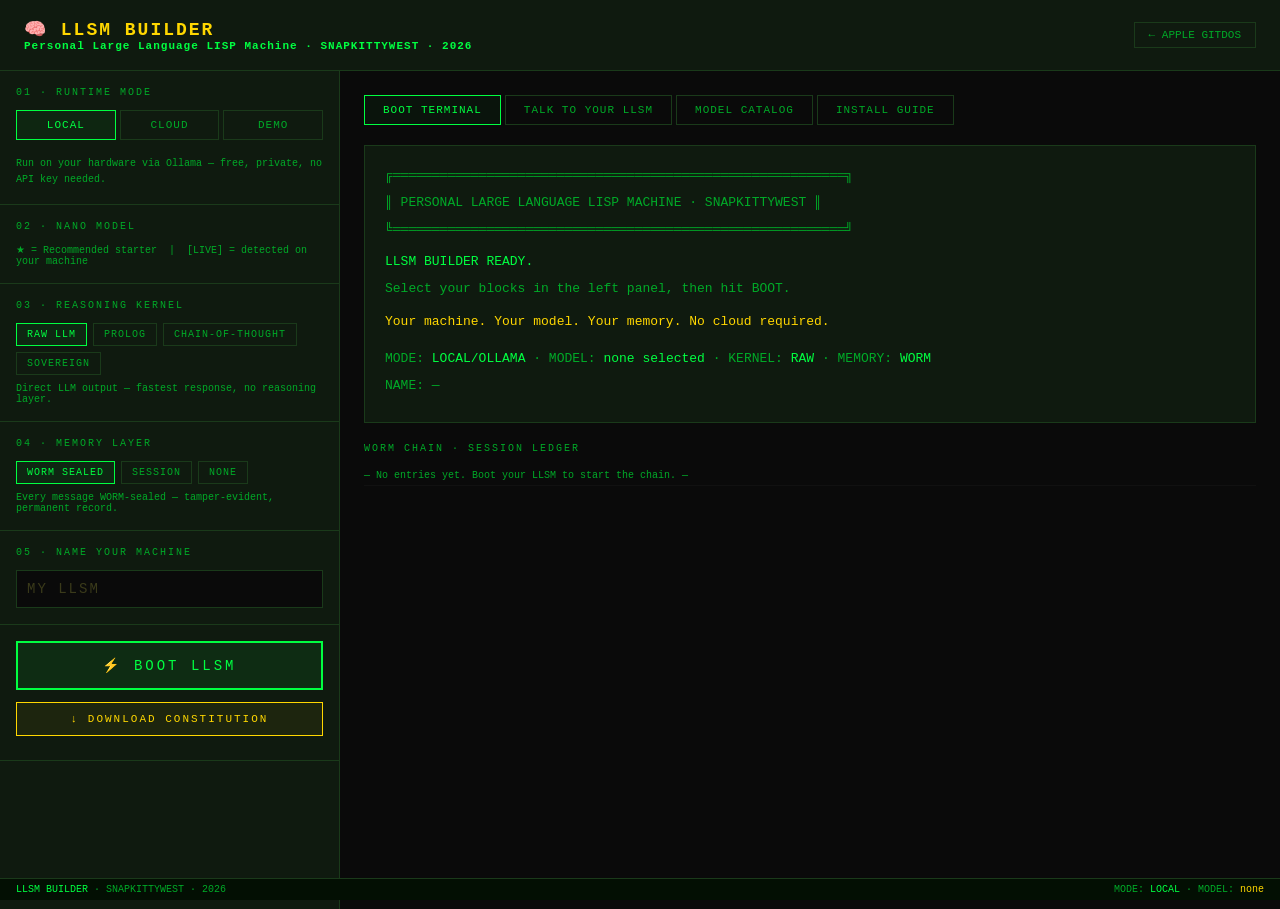
<file: llsm.html>
<!DOCTYPE html>
<html lang="en">
<head>
<meta charset="UTF-8">
<meta name="viewport" content="width=device-width, initial-scale=1.0">
<title>LLSM Builder · Personal Large Language LISP Machine · SNAPKITTYWEST</title>
<style>
  :root {
    --green: #00ff41;
    --dim:   #00aa28;
    --dark:  #0a0a0a;
    --panel: #0f1a0f;
    --border:#1a3a1a;
    --gold:  #ffd700;
    --red:   #ff4141;
    --blue:  #41c4ff;
    --white: #e8ffe8;
  }
  * { box-sizing: border-box; margin: 0; padding: 0; }
  body {
    background: var(--dark);
    color: var(--green);
    font-family: 'Courier New', monospace;
    font-size: 13px;
    min-height: 100vh;
  }
  a { color: var(--green); }

  /* ── HEADER ── */
  .header {
    border-bottom: 1px solid var(--border);
    padding: 18px 24px;
    display: flex;
    align-items: center;
    justify-content: space-between;
    background: var(--panel);
  }
  .logo { font-size: 18px; font-weight: bold; letter-spacing: 2px; color: var(--gold); }
  .logo span { color: var(--green); font-size: 11px; display: block; letter-spacing: 1px; }
  .back-btn {
    background: none; border: 1px solid var(--border);
    color: var(--dim); padding: 6px 14px; cursor: pointer;
    font-family: inherit; font-size: 11px;
  }
  .back-btn:hover { border-color: var(--green); color: var(--green); }

  /* ── LAYOUT ── */
  .layout { display: grid; grid-template-columns: 340px 1fr; gap: 0; min-height: calc(100vh - 62px); }
  .sidebar { border-right: 1px solid var(--border); background: var(--panel); overflow-y: auto; }
  .main { padding: 24px; overflow-y: auto; }

  /* ── SECTIONS ── */
  .section { padding: 16px; border-bottom: 1px solid var(--border); }
  .section-title {
    font-size: 10px; letter-spacing: 2px; color: var(--dim);
    text-transform: uppercase; margin-bottom: 12px;
  }

  /* ── MODE SELECTOR ── */
  .mode-tabs { display: flex; gap: 4px; margin-bottom: 16px; }
  .mode-tab {
    flex: 1; padding: 8px 4px; text-align: center;
    border: 1px solid var(--border); background: none;
    color: var(--dim); cursor: pointer; font-family: inherit;
    font-size: 11px; letter-spacing: 1px;
  }
  .mode-tab.active { border-color: var(--green); color: var(--green); background: rgba(0,255,65,0.05); }

  /* ── BLOCKS ── */
  .block {
    border: 1px solid var(--border); padding: 12px;
    margin-bottom: 8px; cursor: pointer; transition: border-color 0.15s;
    position: relative;
  }
  .block:hover { border-color: var(--dim); }
  .block.selected { border-color: var(--green); background: rgba(0,255,65,0.04); }
  .block-name { font-size: 12px; color: var(--green); margin-bottom: 2px; }
  .block-meta { font-size: 10px; color: var(--dim); }
  .block-badge {
    position: absolute; top: 8px; right: 8px;
    font-size: 9px; padding: 2px 6px; border: 1px solid;
  }
  .badge-agent  { color: var(--gold);  border-color: var(--gold); }
  .badge-code   { color: var(--blue);  border-color: var(--blue); }
  .badge-reason { color: #ff9f41;      border-color: #ff9f41; }
  .badge-fast   { color: var(--green); border-color: var(--green); }
  .badge-multi  { color: #c641ff;      border-color: #c641ff; }
  .badge-memory { color: #41ffe8;      border-color: #41ffe8; }
  .badge-vision { color: var(--blue);  border-color: var(--blue); }
  .badge-detect { color: var(--gold);  border-color: var(--gold); }
  .badge-star   { color: var(--gold); }

  /* ── TIER HEADERS ── */
  .tier-header {
    font-size: 9px; letter-spacing: 2px; color: var(--dim);
    padding: 6px 0 4px; text-transform: uppercase; border-top: 1px solid var(--border);
    margin-top: 8px;
  }
  .tier-header:first-child { border-top: none; margin-top: 0; }

  /* ── API KEY INPUT ── */
  .key-section { display: none; }
  .key-section.visible { display: block; }
  .provider-select {
    width: 100%; padding: 8px; background: var(--dark);
    border: 1px solid var(--border); color: var(--green);
    font-family: inherit; font-size: 12px; margin-bottom: 8px;
  }
  .key-input {
    width: 100%; padding: 8px; background: var(--dark);
    border: 1px solid var(--border); color: var(--green);
    font-family: inherit; font-size: 11px; margin-bottom: 6px;
  }
  .key-input::placeholder { color: var(--dim); }
  .key-input:focus { outline: none; border-color: var(--green); }
  .key-note { font-size: 10px; color: var(--dim); margin-bottom: 8px; }
  .key-save-btn {
    width: 100%; padding: 8px; background: rgba(0,255,65,0.08);
    border: 1px solid var(--green); color: var(--green);
    font-family: inherit; font-size: 11px; cursor: pointer; letter-spacing: 1px;
  }
  .key-save-btn:hover { background: rgba(0,255,65,0.15); }

  /* ── KERNEL + MEMORY SELECTORS ── */
  .option-row { display: flex; gap: 6px; margin-bottom: 8px; flex-wrap: wrap; }
  .option-pill {
    padding: 5px 10px; border: 1px solid var(--border);
    color: var(--dim); cursor: pointer; font-family: inherit;
    font-size: 10px; letter-spacing: 1px; background: none;
  }
  .option-pill.selected { border-color: var(--green); color: var(--green); background: rgba(0,255,65,0.06); }

  /* ── MACHINE NAME ── */
  .name-input {
    width: 100%; padding: 10px; background: var(--dark);
    border: 1px solid var(--border); color: var(--gold);
    font-family: inherit; font-size: 14px; letter-spacing: 2px;
    text-transform: uppercase;
  }
  .name-input:focus { outline: none; border-color: var(--gold); }
  .name-input::placeholder { color: #3a3a1a; }

  /* ── MAIN PANEL ── */
  .terminal-box {
    border: 1px solid var(--border); background: var(--panel);
    padding: 20px; margin-bottom: 20px; min-height: 200px;
  }
  .terminal-line { margin-bottom: 6px; line-height: 1.6; }
  .t-green { color: var(--green); }
  .t-gold  { color: var(--gold); }
  .t-dim   { color: var(--dim); }
  .t-red   { color: var(--red); }
  .t-blue  { color: var(--blue); }
  .t-white { color: var(--white); }
  .cursor { animation: blink 1s step-end infinite; }
  @keyframes blink { 50% { opacity: 0; } }

  /* ── CHAT ── */
  .chat-area {
    border: 1px solid var(--border);
    background: var(--panel);
    padding: 16px;
    min-height: 280px;
    max-height: 380px;
    overflow-y: auto;
    margin-bottom: 12px;
  }
  .chat-msg { margin-bottom: 12px; line-height: 1.6; }
  .chat-you  { color: var(--gold); }
  .chat-llsm { color: var(--green); }
  .chat-sys  { color: var(--dim); font-size: 11px; }
  .chat-input-row { display: flex; gap: 8px; }
  .chat-input {
    flex: 1; padding: 10px; background: var(--dark);
    border: 1px solid var(--border); color: var(--white);
    font-family: inherit; font-size: 13px;
  }
  .chat-input:focus { outline: none; border-color: var(--green); }
  .chat-send {
    padding: 10px 20px; background: rgba(0,255,65,0.1);
    border: 1px solid var(--green); color: var(--green);
    font-family: inherit; font-size: 11px; cursor: pointer; letter-spacing: 1px;
  }
  .chat-send:hover { background: rgba(0,255,65,0.2); }

  /* ── BOOT / LAUNCH ── */
  .launch-btn {
    width: 100%; padding: 14px; background: rgba(0,255,65,0.08);
    border: 2px solid var(--green); color: var(--green);
    font-family: inherit; font-size: 14px; cursor: pointer;
    letter-spacing: 3px; text-transform: uppercase; margin-bottom: 12px;
  }
  .launch-btn:hover { background: rgba(0,255,65,0.15); }
  .launch-btn:disabled { opacity: 0.4; cursor: not-allowed; }
  .export-btn {
    width: 100%; padding: 10px; background: rgba(255,215,0,0.06);
    border: 1px solid var(--gold); color: var(--gold);
    font-family: inherit; font-size: 11px; cursor: pointer;
    letter-spacing: 2px; text-transform: uppercase; margin-bottom: 8px;
  }
  .export-btn:hover { background: rgba(255,215,0,0.12); }

  /* ── WORM CHAIN ── */
  .worm-chain { margin-top: 16px; }
  .worm-entry {
    font-size: 10px; color: var(--dim); padding: 4px 0;
    border-bottom: 1px solid #111; font-family: monospace;
  }
  .worm-entry .seal { color: var(--green); }

  /* ── MODEL CATALOG ── */
  .catalog-grid {
    display: grid;
    grid-template-columns: repeat(auto-fill, minmax(280px, 1fr));
    gap: 8px;
    margin-top: 16px;
  }
  .catalog-card {
    border: 1px solid var(--border); padding: 12px;
    background: var(--panel);
  }
  .catalog-name { color: var(--green); font-size: 12px; margin-bottom: 4px; }
  .catalog-desc { color: var(--dim); font-size: 10px; margin-bottom: 6px; }
  .catalog-meta { display: flex; gap: 8px; font-size: 10px; }
  .catalog-size { color: var(--blue); }
  .catalog-vram { color: #ff9f41; }
  .catalog-pull {
    margin-top: 8px; font-size: 10px; color: var(--dim);
    background: var(--dark); padding: 4px 8px; cursor: pointer;
    border: 1px solid #1a1a1a;
  }
  .catalog-pull:hover { color: var(--green); border-color: var(--border); }
  .catalog-tier { font-size: 9px; letter-spacing: 1px; color: var(--dim); }

  /* ── STATUS BAR ── */
  .statusbar {
    position: fixed; bottom: 0; left: 0; right: 0;
    background: #030f03; border-top: 1px solid var(--border);
    padding: 5px 16px; font-size: 10px; color: var(--dim);
    display: flex; justify-content: space-between; z-index: 100;
  }
  .status-green { color: var(--green); }
  .status-gold  { color: var(--gold); }

  /* ── TABS ── */
  .main-tabs { display: flex; gap: 4px; margin-bottom: 20px; }
  .main-tab {
    padding: 8px 18px; border: 1px solid var(--border);
    background: none; color: var(--dim); cursor: pointer;
    font-family: inherit; font-size: 11px; letter-spacing: 1px;
  }
  .main-tab.active { border-color: var(--green); color: var(--green); background: rgba(0,255,65,0.04); }

  .tab-panel { display: none; }
  .tab-panel.active { display: block; }

  /* ── INSTALL GUIDE ── */
  .install-step {
    border: 1px solid var(--border); padding: 14px;
    margin-bottom: 10px; background: var(--panel);
  }
  .install-num { color: var(--gold); font-size: 18px; float: left; margin-right: 14px; line-height: 1; }
  .install-title { color: var(--white); font-size: 13px; margin-bottom: 6px; }
  .code-block {
    background: var(--dark); border: 1px solid var(--border);
    padding: 10px 14px; font-size: 11px; color: var(--green);
    margin-top: 8px; cursor: pointer; position: relative;
  }
  .code-block:hover::after { content: 'COPY'; position: absolute; right: 10px; top: 10px; font-size: 9px; color: var(--dim); }
  .install-note { font-size: 10px; color: var(--dim); margin-top: 6px; }

  @media (max-width: 768px) {
    .layout { grid-template-columns: 1fr; }
    .sidebar { border-right: none; border-bottom: 1px solid var(--border); max-height: 50vh; }
  }
</style>
</head>
<body>

<div class="header">
  <div>
    <div class="logo">🧠 LLSM BUILDER
      <span>Personal Large Language LISP Machine · SNAPKITTYWEST · 2026</span>
    </div>
  </div>
  <button class="back-btn" onclick="location.href='index.html'">← APPLE GITDOS</button>
</div>

<div class="layout">

  <!-- ── SIDEBAR: Builder Blocks ── -->
  <div class="sidebar">

    <!-- MODE -->
    <div class="section">
      <div class="section-title">01 · Runtime Mode</div>
      <div class="mode-tabs">
        <button class="mode-tab active" onclick="setMode('local')" id="tab-local">LOCAL</button>
        <button class="mode-tab" onclick="setMode('cloud')" id="tab-cloud">CLOUD</button>
        <button class="mode-tab" onclick="setMode('demo')" id="tab-demo">DEMO</button>
      </div>
      <div class="t-dim" style="font-size:10px;line-height:1.6;" id="mode-desc">
        Run on your hardware via Ollama — free, private, no API key needed.
      </div>
    </div>

    <!-- LOCAL: MODEL PICKER -->
    <div class="section" id="local-model-section">
      <div class="section-title">02 · Nano Model</div>
      <div id="model-list">
        <div class="tier-header">★ MICRO — runs on anything</div>
        <!-- populated by JS -->
      </div>
      <div style="margin-top:10px;font-size:10px;color:var(--dim);">
        ★ = Recommended starter &nbsp;|&nbsp; [LIVE] = detected on your machine
      </div>
    </div>

    <!-- CLOUD: API KEY -->
    <div class="section key-section" id="cloud-key-section">
      <div class="section-title">02 · API Provider</div>
      <select class="provider-select" id="provider-select" onchange="updateProviderModels()">
        <option value="groq">Groq (FREE — best free tier)</option>
        <option value="openai">OpenAI</option>
        <option value="together">Together AI</option>
        <option value="openrouter">OpenRouter (free models)</option>
        <option value="custom">Custom endpoint / BOB vLLM</option>
      </select>
      <div id="cloud-model-pills" class="option-row"></div>
      <div class="key-note" id="key-hint">Your API key is stored only in your browser (sessionStorage). Never sent to our servers.</div>
      <input class="key-input" id="api-key-input" type="password" placeholder="Paste your API key here..." oninput="validateKey()">
      <input class="key-input" id="custom-endpoint-input" type="text" placeholder="https://your-endpoint/v1" style="display:none">
      <button class="key-save-btn" id="key-save-btn" onclick="saveKey()">SAVE KEY →</button>
      <div id="key-status" style="font-size:10px;margin-top:6px;"></div>
    </div>

    <!-- KERNEL -->
    <div class="section">
      <div class="section-title" id="kernel-label">03 · Reasoning Kernel</div>
      <div class="option-row">
        <button class="option-pill selected" onclick="selectKernel(this,'raw')" data-val="raw">RAW LLM</button>
        <button class="option-pill" onclick="selectKernel(this,'prolog')" data-val="prolog">PROLOG</button>
        <button class="option-pill" onclick="selectKernel(this,'cot')" data-val="cot">CHAIN-OF-THOUGHT</button>
        <button class="option-pill" onclick="selectKernel(this,'sovereign')" data-val="sovereign">SOVEREIGN</button>
      </div>
      <div class="t-dim" style="font-size:10px;" id="kernel-desc">
        Direct LLM output — fastest response, no reasoning layer.
      </div>
    </div>

    <!-- MEMORY -->
    <div class="section">
      <div class="section-title">04 · Memory Layer</div>
      <div class="option-row">
        <button class="option-pill selected" onclick="selectMemory(this,'worm')" data-val="worm">WORM SEALED</button>
        <button class="option-pill" onclick="selectMemory(this,'session')" data-val="session">SESSION</button>
        <button class="option-pill" onclick="selectMemory(this,'none')" data-val="none">NONE</button>
      </div>
      <div class="t-dim" style="font-size:10px;" id="memory-desc">
        Every message WORM-sealed — tamper-evident, permanent record.
      </div>
    </div>

    <!-- MACHINE NAME -->
    <div class="section">
      <div class="section-title">05 · Name Your Machine</div>
      <input class="name-input" id="machine-name" type="text" placeholder="MY LLSM" maxlength="24" oninput="updateStatus()">
    </div>

    <!-- LAUNCH -->
    <div class="section">
      <button class="launch-btn" id="launch-btn" onclick="bootMachine()">⚡ BOOT LLSM</button>
      <button class="export-btn" onclick="exportConstitution()">↓ DOWNLOAD CONSTITUTION</button>
    </div>

  </div>

  <!-- ── MAIN PANEL ── -->
  <div class="main">

    <div class="main-tabs">
      <button class="main-tab active" onclick="showTab('boot')" id="mt-boot">BOOT TERMINAL</button>
      <button class="main-tab" onclick="showTab('chat')" id="mt-chat">TALK TO YOUR LLSM</button>
      <button class="main-tab" onclick="showTab('catalog')" id="mt-catalog">MODEL CATALOG</button>
      <button class="main-tab" onclick="showTab('install')" id="mt-install">INSTALL GUIDE</button>
    </div>

    <!-- BOOT TERMINAL -->
    <div class="tab-panel active" id="tab-boot">
      <div class="terminal-box" id="boot-terminal">
        <div class="terminal-line t-dim">╔══════════════════════════════════════════════════════════╗</div>
        <div class="terminal-line t-dim">║  PERSONAL LARGE LANGUAGE LISP MACHINE · SNAPKITTYWEST   ║</div>
        <div class="terminal-line t-dim">╚══════════════════════════════════════════════════════════╝</div>
        <div class="terminal-line" style="margin-top:12px;">
          <span class="t-green">LLSM BUILDER READY.</span>
        </div>
        <div class="terminal-line t-dim">Select your blocks in the left panel, then hit BOOT.</div>
        <div class="terminal-line" style="margin-top:12px;">
          <span class="t-gold">Your machine. Your model. Your memory. No cloud required.</span>
        </div>
        <div class="terminal-line" style="margin-top:16px;" id="status-preview">
          <span class="t-dim">MODE: </span><span class="t-green" id="s-mode">LOCAL/OLLAMA</span>
          <span class="t-dim"> · MODEL: </span><span class="t-green" id="s-model">none selected</span>
          <span class="t-dim"> · KERNEL: </span><span class="t-green" id="s-kernel">RAW</span>
          <span class="t-dim"> · MEMORY: </span><span class="t-green" id="s-memory">WORM</span>
        </div>
        <div class="terminal-line t-dim" style="margin-top:4px;" id="s-name-line">NAME: <span id="s-name">—</span></div>
      </div>

      <div class="worm-chain">
        <div class="section-title">WORM CHAIN · SESSION LEDGER</div>
        <div id="worm-entries">
          <div class="worm-entry t-dim">— No entries yet. Boot your LLSM to start the chain. —</div>
        </div>
      </div>
    </div>

    <!-- CHAT -->
    <div class="tab-panel" id="tab-chat">
      <div id="not-booted" style="color:var(--dim);margin-bottom:16px;">
        Boot your LLSM first to start talking. →
      </div>
      <div id="chat-interface" style="display:none;">
        <div style="margin-bottom:12px;font-size:11px;">
          <span class="t-dim">MACHINE: </span><span class="t-gold" id="chat-machine-name">—</span>
          &nbsp;|&nbsp;
          <span class="t-dim">MODEL: </span><span class="t-green" id="chat-model-name">—</span>
          &nbsp;|&nbsp;
          <span class="t-dim">KERNEL: </span><span class="t-green" id="chat-kernel-name">—</span>
        </div>
        <div class="chat-area" id="chat-area"></div>
        <div class="chat-input-row">
          <input class="chat-input" id="chat-input" type="text" placeholder="Talk to your LLSM..." onkeydown="if(event.key==='Enter')sendMessage()">
          <button class="chat-send" onclick="sendMessage()">SEND →</button>
        </div>
      </div>
    </div>

    <!-- CATALOG -->
    <div class="tab-panel" id="tab-catalog">
      <div style="margin-bottom:16px;">
        <span class="t-white" style="font-size:14px;">All Free Nano LLMs</span>
        <span class="t-dim" style="font-size:11px;"> — runs via Ollama on your hardware</span>
      </div>
      <div style="margin-bottom:12px;display:flex;gap:8px;flex-wrap:wrap;" id="catalog-filter">
        <button class="option-pill selected" onclick="filterCatalog(this,'all')">ALL</button>
        <button class="option-pill" onclick="filterCatalog(this,'micro')">MICRO (&lt;1GB)</button>
        <button class="option-pill" onclick="filterCatalog(this,'nano')">NANO (1-3B)</button>
        <button class="option-pill" onclick="filterCatalog(this,'small')">SMALL (3-5B)</button>
        <button class="option-pill" onclick="filterCatalog(this,'medium')">MEDIUM (6-9B)</button>
        <button class="option-pill" onclick="filterCatalog(this,'embed')">EMBEDDINGS</button>
      </div>
      <div class="catalog-grid" id="catalog-grid"></div>
    </div>

    <!-- INSTALL -->
    <div class="tab-panel" id="tab-install">
      <div style="margin-bottom:16px;">
        <span class="t-white" style="font-size:14px;">How to run LLSM on your hardware</span>
      </div>

      <div class="install-step">
        <div class="install-num">1</div>
        <div class="install-title">Install Ollama</div>
        <div class="t-dim" style="font-size:11px;margin-bottom:8px;">Ollama runs open-source LLMs locally. Free. No account needed.</div>
        <a href="https://ollama.ai" target="_blank" class="code-block" style="display:block;">→ Download from ollama.ai</a>
        <div class="install-note">Available for Mac, Windows, Linux. Runs on CPU if no GPU available.</div>
      </div>

      <div class="install-step">
        <div class="install-num">2</div>
        <div class="install-title">Enable CORS (required for browser access)</div>
        <div class="code-block" onclick="copyCmd(this)">OLLAMA_ORIGINS="*" ollama serve</div>
        <div class="install-note">Or set permanently: add OLLAMA_ORIGINS=* to your shell profile.</div>
      </div>

      <div class="install-step">
        <div class="install-num">3</div>
        <div class="install-title">Pull your first nano model</div>
        <div class="code-block" onclick="copyCmd(this)">ollama pull llama3.2:3b</div>
        <div class="code-block" onclick="copyCmd(this)" style="margin-top:6px;">ollama pull deepseek-r1:1.5b</div>
        <div class="code-block" onclick="copyCmd(this)" style="margin-top:6px;">ollama pull nemotron-mini:4b</div>
        <div class="install-note">Browse the full catalog in the MODEL CATALOG tab. All models are free and open-source.</div>
      </div>

      <div class="install-step">
        <div class="install-num">4</div>
        <div class="install-title">Boot this page and select LOCAL mode</div>
        <div class="t-dim" style="font-size:11px;margin-top:4px;">
          The LLSM Builder connects to <span class="t-green">http://localhost:11434</span> automatically.
          Select LOCAL mode → pick your model → hit BOOT.
        </div>
      </div>

      <div class="install-step">
        <div class="install-num">5</div>
        <div class="install-title">No GPU? No problem.</div>
        <div class="t-dim" style="font-size:11px;margin-top:4px;">
          Use <span class="t-green">CLOUD mode</span> with a free Groq API key (groq.com) — fastest free inference available.
          Or use <span class="t-green">DEMO mode</span> to explore the builder without any setup.
        </div>
        <div class="code-block" style="margin-top:8px;cursor:default;">
          Groq free tier: 6,000 requests/day · llama3-8b-8192 · 0ms cold start
        </div>
      </div>

      <div class="install-step">
        <div class="install-num">★</div>
        <div class="install-title">Download APPLE GITDOS to run everything offline</div>
        <div class="t-dim" style="font-size:11px;margin-top:4px;">
          Download the entire Apple GITDOS environment — LLSM Builder, twin dashboard,
          WORM ledger, all tools — to run on your own machine or private server.
        </div>
        <a href="https://github.com/SNAPKITTYWEST/apple-ii-universal-machine/archive/refs/heads/master.zip"
           class="export-btn" style="display:block;text-align:center;text-decoration:none;margin-top:10px;">
          ↓ DOWNLOAD APPLE GITDOS (ZIP)
        </a>
      </div>
    </div>

  </div><!-- /main -->
</div><!-- /layout -->

<div class="statusbar">
  <span id="sb-left"><span class="status-green">LLSM BUILDER</span> · SNAPKITTYWEST · 2026</span>
  <span id="sb-right">MODE: <span class="status-green" id="sb-mode">LOCAL</span> · MODEL: <span class="status-gold" id="sb-model">none</span></span>
</div>

<script>
// ── STATE ──────────────────────────────────────────────────────────────────
var state = {
  mode:     'local',
  model:    null,
  kernel:   'raw',
  memory:   'worm',
  name:     '',
  booted:   false,
  provider: 'groq',
  apiKey:   '',
  endpoint: '',
  cloudModel: null,
  wormChain: [],
  messages:  []
};

// ── INIT ───────────────────────────────────────────────────────────────────
document.addEventListener('DOMContentLoaded', function() {
  renderModelList();
  renderCatalog('all');
  updateProviderModels();
  // try to detect running Ollama models
  detectOllama();
});

function detectOllama() {
  fetch('http://localhost:11434/api/tags', { signal: AbortSignal.timeout(2000) })
    .then(function(r) { return r.json(); })
    .then(function(data) {
      if (data.models && data.models.length > 0) {
        data.models.forEach(function(m) {
          var existing = ModelRegistry.nano.find(function(n) { return n.name === m.name; });
          if (!existing) {
            ModelRegistry.nano.unshift({
              name: m.name, size: m.size ? (m.size/1e9).toFixed(1)+'GB' : '?',
              tier: 'local', best: 'general', vram: '?',
              desc: 'Detected on your machine', pull: 'ollama pull ' + m.name
            });
          }
          ModelRegistry.detectedModels.push(m.name);
        });
        renderModelList();
        wormLog('OLLAMA DETECTED · ' + data.models.length + ' models on machine');
      }
    })
    .catch(function() { /* Ollama not running — that's fine */ });
}

// ── MODES ──────────────────────────────────────────────────────────────────
var modeDesc = {
  local: 'Run on your hardware via Ollama — free, private, no API key needed.',
  cloud: 'Use a cloud API with your own key — fastest inference, pay-per-use or free tier.',
  demo:  'Browser demo mode — no Ollama or API key needed. Simulates your LLSM.'
};

function setMode(m) {
  state.mode = m;
  ['local','cloud','demo'].forEach(function(t) {
    document.getElementById('tab-'+t).classList.toggle('active', t === m);
  });
  document.getElementById('mode-desc').textContent = modeDesc[m];
  document.getElementById('local-model-section').style.display = m === 'local' ? 'block' : 'none';
  document.getElementById('cloud-key-section').classList.toggle('visible', m === 'cloud');
  document.getElementById('s-mode').textContent = m.toUpperCase() + (m === 'local' ? '/OLLAMA' : m === 'cloud' ? '/API' : '/DEMO');
  document.getElementById('sb-mode').textContent = m.toUpperCase();
  updateStatus();
}

// ── CLOUD PROVIDER ─────────────────────────────────────────────────────────
function updateProviderModels() {
  var pid = document.getElementById('provider-select').value;
  state.provider = pid;
  var p = ModelRegistry.cloudProviders.find(function(x) { return x.id === pid; });
  if (!p) return;
  document.getElementById('key-hint').textContent =
    pid === 'custom'
      ? 'Enter your custom vLLM or BOB endpoint URL + optional Bearer token.'
      : 'Key stored in sessionStorage only — never sent to our servers. Hint: ' + p.keyHint;

  var ep = document.getElementById('custom-endpoint-input');
  ep.style.display = pid === 'custom' ? 'block' : 'none';

  var pills = document.getElementById('cloud-model-pills');
  pills.innerHTML = '';
  p.models.forEach(function(m, i) {
    var btn = document.createElement('button');
    btn.className = 'option-pill' + (i === 0 ? ' selected' : '');
    btn.textContent = m;
    btn.onclick = function() {
      pills.querySelectorAll('.option-pill').forEach(function(b) { b.classList.remove('selected'); });
      btn.classList.add('selected');
      state.cloudModel = m;
      updateStatus();
    };
    pills.appendChild(btn);
  });
  if (p.models.length > 0) state.cloudModel = p.models[0];

  // restore saved key
  var saved = sessionStorage.getItem('llsm_key_' + pid);
  if (saved) {
    document.getElementById('api-key-input').value = saved;
    document.getElementById('key-status').innerHTML = '<span style="color:var(--green)">✓ Key loaded from session</span>';
  } else {
    document.getElementById('api-key-input').value = '';
    document.getElementById('key-status').textContent = '';
  }
}

function validateKey() {
  var k = document.getElementById('api-key-input').value.trim();
  state.apiKey = k;
}

function saveKey() {
  var k = document.getElementById('api-key-input').value.trim();
  if (!k && state.provider !== 'custom') {
    document.getElementById('key-status').innerHTML = '<span style="color:var(--red)">Enter a key first.</span>';
    return;
  }
  state.apiKey = k;
  state.endpoint = document.getElementById('custom-endpoint-input').value.trim();
  sessionStorage.setItem('llsm_key_' + state.provider, k);
  document.getElementById('key-status').innerHTML = '<span style="color:var(--green)">✓ Key saved (session only)</span>';
  updateStatus();
}

// ── MODEL LIST ─────────────────────────────────────────────────────────────
var tierOrder = ['micro','nano','small','medium','embed'];
var tierLabel = {
  micro:  '★ MICRO — runs on literally anything',
  nano:   'NANO (1B–2B) — daily driver',
  small:  'SMALL (3B–4B) — sweet spot ★',
  medium: 'MEDIUM (6B–9B) — full power',
  embed:  'EMBEDDINGS — memory layer'
};
var badgeMap = {
  agent: 'badge-agent', code: 'badge-code', reasoning: 'badge-reason',
  speed: 'badge-fast', multilingual: 'badge-multi', memory: 'badge-memory',
  vision: 'badge-vision', general: 'badge-fast', balanced: 'badge-fast', chat: 'badge-fast'
};

function renderModelList() {
  var list = document.getElementById('model-list');
  list.innerHTML = '';
  tierOrder.forEach(function(tier) {
    var models = ModelRegistry.nano.filter(function(m) { return m.tier === tier; });
    if (!models.length) return;
    var h = document.createElement('div');
    h.className = 'tier-header';
    h.textContent = tierLabel[tier] || tier.toUpperCase();
    list.appendChild(h);
    models.forEach(function(m) {
      var d = document.createElement('div');
      var isDetected = ModelRegistry.detectedModels.indexOf(m.name) >= 0;
      d.className = 'block' + (isDetected ? '' : '');
      d.innerHTML = '<div class="block-name">' + m.name + (m.name.includes('★') ? '' : '') + '</div>' +
        '<div class="block-meta">' + m.size + ' · ' + m.vram + ' VRAM</div>' +
        '<div class="block-meta" style="margin-top:2px;font-size:9px;">' + m.desc.substring(0,50) + '</div>' +
        '<span class="block-badge ' + (badgeMap[m.best] || 'badge-fast') + '">' + m.best.toUpperCase() + '</span>' +
        (isDetected ? '<span class="block-badge badge-detect" style="right:70px;">[LIVE]</span>' : '');
      d.onclick = (function(model) {
        return function() {
          list.querySelectorAll('.block').forEach(function(b) { b.classList.remove('selected'); });
          d.classList.add('selected');
          state.model = model;
          updateStatus();
        };
      })(m);
      list.appendChild(d);
    });
  });
}

// ── KERNEL ─────────────────────────────────────────────────────────────────
var kernelDesc = {
  raw:      'Direct LLM output — fastest response, no reasoning layer.',
  prolog:   'Wrap responses in Prolog-style logical assertions. Best for structured reasoning.',
  cot:      'Force chain-of-thought: model must reason step-by-step before answering.',
  sovereign:'SNAPKITTY sovereign mode: every response WORM-stamped, domain-gated, deterministic.'
};
var kernelPrompts = {
  raw:      '',
  prolog:   'You reason in logical steps. Format: FACT: ... CHAIN: ... CONCLUSION: ...',
  cot:      'Think step by step before answering. Format your reasoning before your final answer.',
  sovereign:'You are a sovereign reasoning engine. Every response must be deterministic, signed with certainty or explicit uncertainty. Do not hallucinate. Format: REASONING: ... ANSWER: ... CONFIDENCE: HIGH/MEDIUM/LOW'
};

function selectKernel(btn, val) {
  document.querySelectorAll('#sidebar .option-pill, .section .option-pill').forEach(function(b) {
    if (b.dataset.val && ['raw','prolog','cot','sovereign'].includes(b.dataset.val)) b.classList.remove('selected');
  });
  btn.classList.add('selected');
  state.kernel = val;
  document.getElementById('kernel-desc').textContent = kernelDesc[val];
  updateStatus();
}

// ── MEMORY ─────────────────────────────────────────────────────────────────
var memoryDesc = {
  worm:    'Every message WORM-sealed — tamper-evident, permanent record.',
  session: 'Messages stored in sessionStorage — survives refresh, clears on close.',
  none:    'No memory — each message is independent. Stateless.'
};

function selectMemory(btn, val) {
  btn.parentElement.querySelectorAll('.option-pill').forEach(function(b) { b.classList.remove('selected'); });
  btn.classList.add('selected');
  state.memory = val;
  document.getElementById('memory-desc').textContent = memoryDesc[val];
  updateStatus();
}

// ── STATUS ─────────────────────────────────────────────────────────────────
function updateStatus() {
  var modelName = state.mode === 'cloud' ? (state.cloudModel || 'none') : (state.model ? state.model.name : 'none selected');
  document.getElementById('s-mode').textContent = state.mode.toUpperCase() + (state.mode==='local'?'/OLLAMA':state.mode==='cloud'?'/API':'/DEMO');
  document.getElementById('s-model').textContent = modelName;
  document.getElementById('s-kernel').textContent = state.kernel.toUpperCase();
  document.getElementById('s-memory').textContent = state.memory.toUpperCase();
  document.getElementById('s-name').textContent = document.getElementById('machine-name').value || '—';
  document.getElementById('sb-model').textContent = modelName;
}

// ── BOOT ───────────────────────────────────────────────────────────────────
function bootMachine() {
  state.name = document.getElementById('machine-name').value.trim() || 'MY-LLSM';
  var modelName = state.mode === 'cloud' ? state.cloudModel : (state.model ? state.model.name : null);

  if (state.mode === 'local' && !modelName) {
    appendBoot('<span class="t-red">✗ SELECT A MODEL first.</span>'); return;
  }
  if (state.mode === 'cloud' && !state.apiKey && state.provider !== 'demo') {
    appendBoot('<span class="t-red">✗ PASTE YOUR API KEY first.</span>'); return;
  }

  state.booted = true;
  var lines = [
    '',
    '<span class="t-gold">╔══════════════════════════════════════════════════╗</span>',
    '<span class="t-gold">║  BOOTING: ' + state.name.padEnd(39) + '║</span>',
    '<span class="t-gold">╚══════════════════════════════════════════════════╝</span>',
    '',
    '<span class="t-dim">RUNTIME......</span> <span class="t-green">OK</span>',
    '<span class="t-dim">MODEL........</span> <span class="t-green">' + (modelName || 'DEMO') + '</span>',
    '<span class="t-dim">KERNEL.......</span> <span class="t-green">' + state.kernel.toUpperCase() + '</span>',
    '<span class="t-dim">MEMORY.......</span> <span class="t-green">' + state.memory.toUpperCase() + '</span>',
    '<span class="t-dim">MODE.........</span> <span class="t-green">' + state.mode.toUpperCase() + '</span>',
    '',
    '<span class="t-green">★ ' + state.name + ' IS ALIVE. ★</span>',
    '<span class="t-dim">Switch to TALK TO YOUR LLSM tab to begin.</span>',
    ''
  ];
  lines.forEach(function(l) { appendBoot(l); });
  wormLog('BOOT · ' + state.name + ' · MODEL:' + (modelName || 'DEMO') + ' · KERNEL:' + state.kernel);
  wormLog('CONSTITUTION SEALED · ' + state.name);

  // unlock chat
  document.getElementById('not-booted').style.display = 'none';
  document.getElementById('chat-interface').style.display = 'block';
  document.getElementById('chat-machine-name').textContent = state.name;
  document.getElementById('chat-model-name').textContent = modelName || 'DEMO';
  document.getElementById('chat-kernel-name').textContent = state.kernel.toUpperCase();
  addChatMsg('sys', state.name + ' is online. Talk to your machine.');
}

function appendBoot(html) {
  var t = document.getElementById('boot-terminal');
  var d = document.createElement('div');
  d.className = 'terminal-line';
  d.innerHTML = html;
  t.appendChild(d);
  t.scrollTop = t.scrollHeight;
}

// ── WORM ───────────────────────────────────────────────────────────────────
function wormLog(action) {
  var ts = new Date().toISOString();
  var prev = state.wormChain.length > 0 ? state.wormChain[state.wormChain.length-1].seal : '0000000000000000';
  var seal = djb2(prev + action + ts);
  state.wormChain.push({ ts: ts, action: action, seal: seal });
  if (state.memory === 'worm') persistWorm();
  renderWormChain();
}

function djb2(str) {
  var h = 5381;
  for (var i = 0; i < str.length; i++) h = ((h << 5) + h) ^ str.charCodeAt(i);
  var hex = (h >>> 0).toString(16).padStart(8,'0');
  return hex + '-worm-' + state.wormChain.length.toString(16).padStart(4,'0');
}

function persistWorm() {
  try { sessionStorage.setItem('llsm_worm_' + state.name, JSON.stringify(state.wormChain)); } catch(e){}
}

function renderWormChain() {
  var el = document.getElementById('worm-entries');
  el.innerHTML = state.wormChain.slice(-12).reverse().map(function(e) {
    return '<div class="worm-entry"><span class="seal">' + e.seal + '</span> · ' +
      e.ts.slice(11,19) + ' · ' + e.action.substring(0,60) + '</div>';
  }).join('');
}

// ── CHAT ───────────────────────────────────────────────────────────────────
function addChatMsg(who, text) {
  var area = document.getElementById('chat-area');
  var d = document.createElement('div');
  d.className = 'chat-msg';
  var prefix = who === 'you' ? '<span class="chat-you">[YOU] </span>' :
               who === 'llsm' ? '<span class="chat-llsm">[' + state.name + '] </span>' :
               '<span class="chat-sys">[SYS] </span>';
  d.innerHTML = prefix + text;
  area.appendChild(d);
  area.scrollTop = area.scrollHeight;
  if (state.memory !== 'none') {
    state.messages.push({ role: who === 'you' ? 'user' : 'assistant', content: text });
  }
}

function sendMessage() {
  var input = document.getElementById('chat-input');
  var text = input.value.trim();
  if (!text || !state.booted) return;
  input.value = '';
  addChatMsg('you', text);
  wormLog('MSG · ' + text.substring(0,40));

  if (state.mode === 'demo') {
    demoBotReply(text);
  } else if (state.mode === 'local') {
    localOllamaReply(text);
  } else if (state.mode === 'cloud') {
    cloudApiReply(text);
  }
}

function systemPrompt() {
  var base = 'You are ' + state.name + ', a Personal Large Language LISP Machine built by the user on SNAPKITTYWEST infrastructure. ' +
    'You are sovereign, deterministic, and sealed to a WORM chain. ';
  return base + (kernelPrompts[state.kernel] || '');
}

function buildMessages(userText) {
  var msgs = [{ role: 'system', content: systemPrompt() }];
  if (state.memory !== 'none') {
    state.messages.slice(-8).forEach(function(m) { msgs.push(m); });
  }
  msgs.push({ role: 'user', content: userText });
  return msgs;
}

function localOllamaReply(text) {
  var thinking = document.createElement('div');
  thinking.className = 'chat-msg';
  thinking.innerHTML = '<span class="chat-llsm">[' + state.name + '] </span><span class="t-dim">thinking...</span>';
  document.getElementById('chat-area').appendChild(thinking);

  fetch('http://localhost:11434/api/chat', {
    method: 'POST',
    headers: { 'Content-Type': 'application/json' },
    body: JSON.stringify({
      model: state.model ? state.model.name : 'llama3.2:3b',
      messages: buildMessages(text),
      stream: false
    })
  })
  .then(function(r) { return r.json(); })
  .then(function(data) {
    thinking.remove();
    var reply = data.message && data.message.content ? data.message.content : '[no response]';
    addChatMsg('llsm', reply);
    wormLog('REPLY · ' + reply.substring(0,40));
  })
  .catch(function(e) {
    thinking.remove();
    addChatMsg('sys', 'Ollama error: ' + e.message + '. Is Ollama running with OLLAMA_ORIGINS=* ?');
  });
}

function cloudApiReply(text) {
  var p = ModelRegistry.cloudProviders.find(function(x) { return x.id === state.provider; });
  var endpoint = state.provider === 'custom' ? state.endpoint : p.endpoint;
  if (!endpoint) { addChatMsg('sys', 'No endpoint configured.'); return; }

  var thinking = document.createElement('div');
  thinking.className = 'chat-msg';
  thinking.innerHTML = '<span class="chat-llsm">[' + state.name + '] </span><span class="t-dim">calling ' + state.provider + '...</span>';
  document.getElementById('chat-area').appendChild(thinking);

  fetch(endpoint + '/chat/completions', {
    method: 'POST',
    headers: {
      'Content-Type': 'application/json',
      'Authorization': 'Bearer ' + state.apiKey
    },
    body: JSON.stringify({
      model: state.cloudModel || (p && p.models[0]),
      messages: buildMessages(text),
      max_tokens: 1024,
      temperature: 0.3
    })
  })
  .then(function(r) { return r.json(); })
  .then(function(data) {
    thinking.remove();
    var reply = data.choices && data.choices[0] ? data.choices[0].message.content : JSON.stringify(data);
    addChatMsg('llsm', reply);
    wormLog('CLOUD REPLY · ' + reply.substring(0,40));
  })
  .catch(function(e) {
    thinking.remove();
    addChatMsg('sys', 'API error: ' + e.message);
  });
}

var demoReplies = [
  'Reasoning complete. The WORM chain is intact — no tampering detected across {n} entries.',
  'I am {name}, your sovereign LISP machine. Every token I generate is sealed before it leaves this session.',
  'The golden ratio φ = (1+√5)/2 satisfies φ² = φ+1. This is provably true — I can produce the Lean 4 proof.',
  'My kernel mode is {kernel}. I reason from first principles and seal my uncertainty explicitly.',
  'The phinary contraction theorem holds: r(n) = R₀/φⁿ → 0. Your geometry is stable.',
  'WORM seal applied: ' + djb2('demo-' + Date.now()),
  'I am not a chatbot. I am an operating environment. The distinction matters.',
];
var demoIdx = 0;
function demoBotReply(text) {
  setTimeout(function() {
    var r = demoReplies[demoIdx % demoReplies.length]
      .replace('{n}', state.wormChain.length)
      .replace('{name}', state.name)
      .replace('{kernel}', state.kernel.toUpperCase());
    demoIdx++;
    addChatMsg('llsm', r);
    wormLog('DEMO REPLY · ' + r.substring(0,40));
  }, 600);
}

// ── CATALOG ────────────────────────────────────────────────────────────────
function filterCatalog(btn, tier) {
  document.getElementById('catalog-filter').querySelectorAll('.option-pill').forEach(function(b) { b.classList.remove('selected'); });
  btn.classList.add('selected');
  renderCatalog(tier);
}

function renderCatalog(tier) {
  var models = tier === 'all' ? ModelRegistry.nano : ModelRegistry.nano.filter(function(m) { return m.tier === tier; });
  var grid = document.getElementById('catalog-grid');
  grid.innerHTML = models.map(function(m) {
    return '<div class="catalog-card">' +
      '<div class="catalog-tier">' + m.tier.toUpperCase() + ' · ' + m.best.toUpperCase() + '</div>' +
      '<div class="catalog-name">' + m.name + '</div>' +
      '<div class="catalog-desc">' + m.desc + '</div>' +
      '<div class="catalog-meta">' +
        '<span class="catalog-size">SIZE: ' + m.size + '</span>' +
        '<span class="catalog-vram">VRAM: ' + m.vram + '</span>' +
      '</div>' +
      '<div class="catalog-pull" onclick="copyCmd(this)">' + m.pull + '</div>' +
    '</div>';
  }).join('');
}

// ── EXPORT CONSTITUTION ────────────────────────────────────────────────────
function exportConstitution() {
  var modelName = state.mode === 'cloud' ? state.cloudModel : (state.model ? state.model.name : null);
  var constitution = {
    name:     state.name || 'MY-LLSM',
    version:  '1.0',
    created:  new Date().toISOString(),
    author:   'SNAPKITTYWEST · LLSM BUILDER',
    runtime:  { mode: state.mode, provider: state.provider, endpoint: state.endpoint || (state.mode==='local'?'http://localhost:11434':'') },
    model:    modelName || 'not selected',
    kernel:   state.kernel,
    memory:   state.memory,
    system_prompt: systemPrompt(),
    worm_seal: state.wormChain.length > 0 ? state.wormChain[state.wormChain.length-1].seal : null,
    chain_length: state.wormChain.length,
    sovereign_license: 'Sovereign Source License v1.0 · SNAPKITTYWEST',
    fingerprint: 'F(53) % 107 = F(6) — Ahmad sovereign authorship seal'
  };
  var blob = new Blob([JSON.stringify(constitution, null, 2)], { type: 'application/json' });
  var a = document.createElement('a');
  a.href = URL.createObjectURL(blob);
  a.download = (state.name || 'MY-LLSM').replace(/\s+/g,'-').toUpperCase() + '-constitution.json';
  a.click();
  wormLog('CONSTITUTION EXPORTED · ' + constitution.name);
}

// ── TABS ───────────────────────────────────────────────────────────────────
function showTab(id) {
  ['boot','chat','catalog','install'].forEach(function(t) {
    document.getElementById('tab-'+t).classList.toggle('active', t===id);
    document.getElementById('mt-'+t).classList.toggle('active', t===id);
  });
}

// ── UTILS ──────────────────────────────────────────────────────────────────
function copyCmd(el) {
  navigator.clipboard.writeText(el.textContent.trim()).then(function() {
    var orig = el.textContent;
    el.textContent = '✓ COPIED';
    setTimeout(function() { el.textContent = orig; }, 1200);
  });
}
</script>
</body>
</html>
</file>
<file: styles.css>
* { margin: 0; padding: 0; box-sizing: border-box; }

body {
  background: #000;
  color: #0f0;
  font-family: 'Courier New', monospace;
  font-size: 12px;
  min-height: 100vh;
  display: flex;
  flex-direction: column;
}

#term-header {
  border-bottom: 1px solid #1a3a1a;
  padding: 8px 16px;
  font-size: 10px;
  color: #0a0;
  letter-spacing: 1px;
  display: flex;
  justify-content: space-between;
}

#terminal {
  flex: 1;
  overflow-y: auto;
  padding: 12px 16px;
  font-size: 12px;
  line-height: 1.5;
}

.line { white-space: pre-wrap; word-break: break-all; }
.l-green { color: #0f0; }
.l-cyan { color: #0ff; }
.l-yellow { color: #fa0; }
.l-red { color: #f44; }
.l-dim { color: #333; }
.l-white { color: #e0e0e0; }

#input-row {
  display: flex;
  border-top: 1px solid #1a3a1a;
  padding: 8px 16px;
}

.prompt {
  color: #0f0;
  font-size: 12px;
  white-space: nowrap;
}

#cmd-input {
  flex: 1;
  background: transparent;
  border: none;
  color: #0f0;
  font-family: 'Courier New', monospace;
  font-size: 12px;
  outline: none;
}

#honest-banner {
  border-top: 1px solid #1a3a1a;
  padding: 6px 16px;
  font-size: 9px;
  color: #555;
  text-align: center;
}

#runtime-bar {
  display: flex;
  gap: 4px;
  padding: 6px 16px;
  border-top: 1px solid #1a3a1a;
  align-items: center;
}

.rl {
  font-size: 9px;
  color: #555;
  margin-right: 8px;
}

.rt-btn {
  background: #111;
  border: 1px solid #333;
  color: #555;
  padding: 2px 8px;
  font-family: 'Courier New', monospace;
  font-size: 9px;
  cursor: pointer;
}

.rt-btn.active {
  border-color: #0f0;
  color: #0f0;
}

.rt-btn.disabled {
  opacity: 0.4;
  cursor: default;
}
</file>
